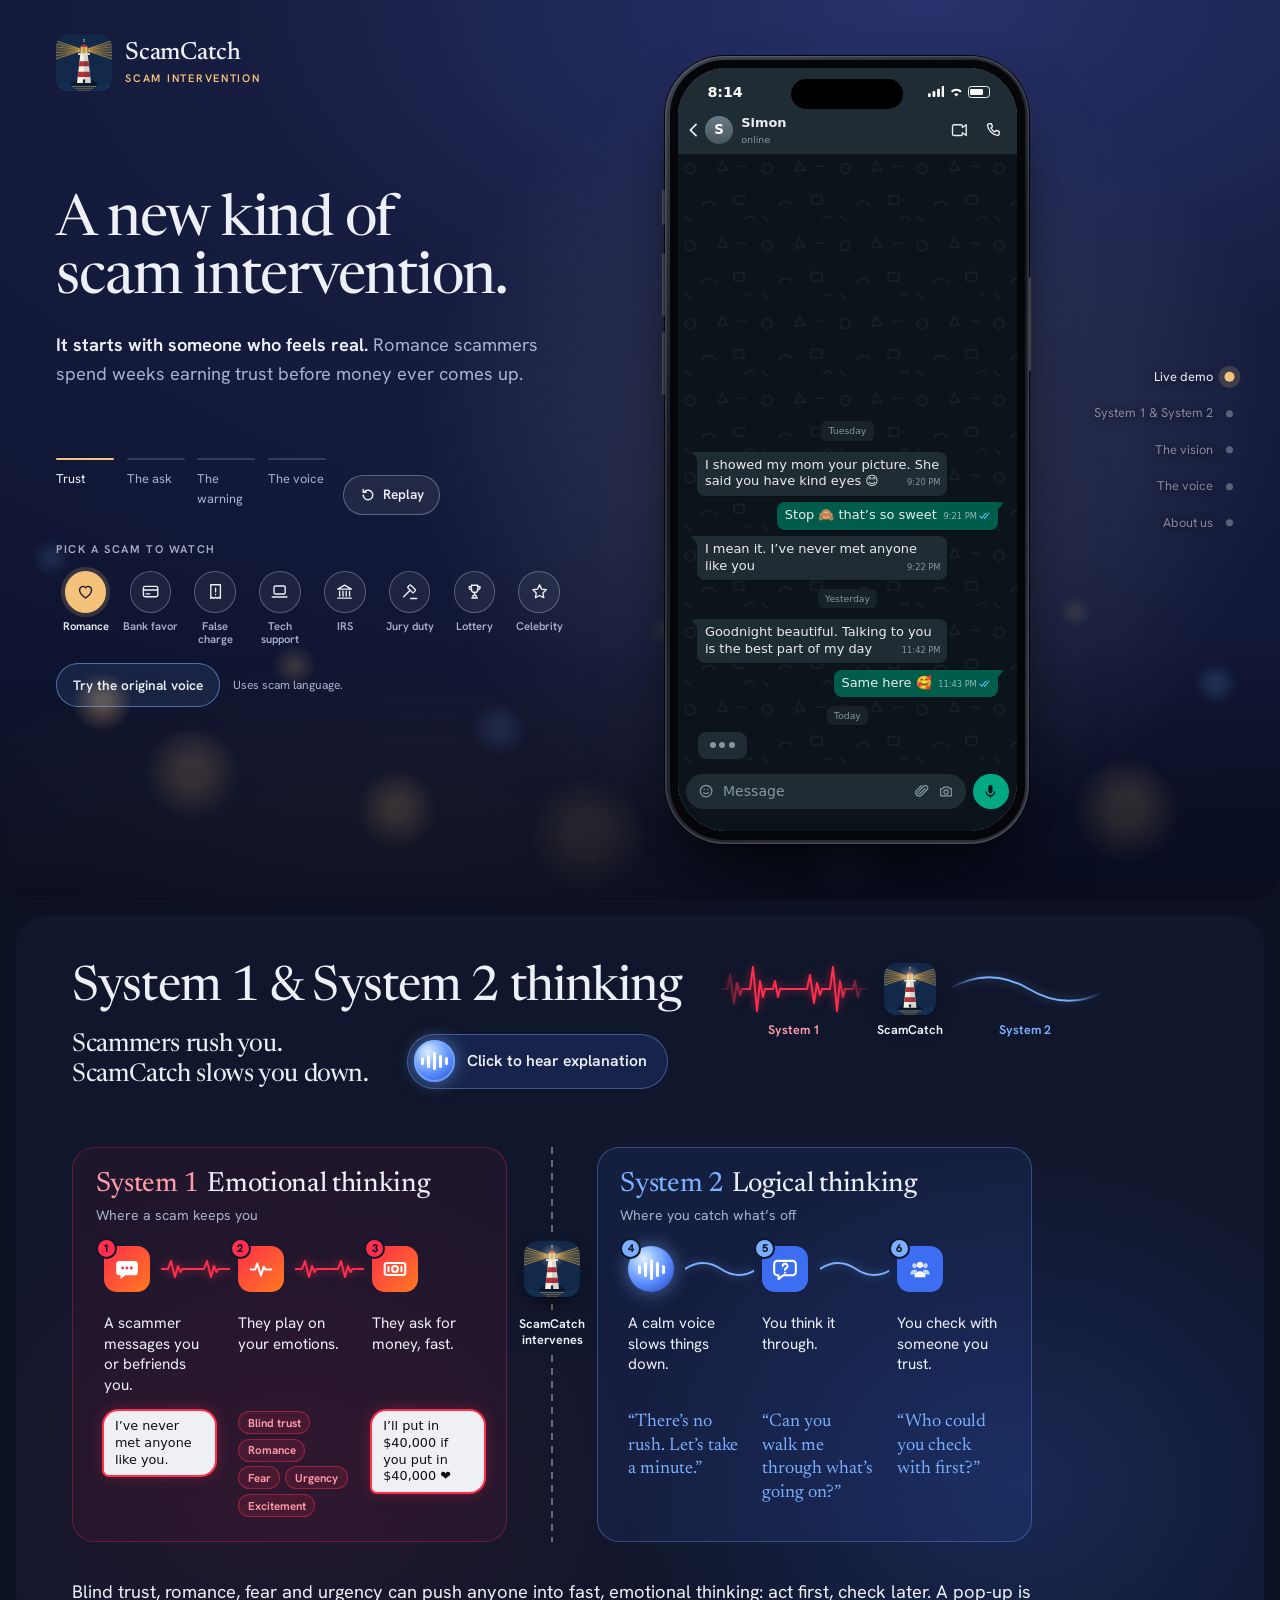
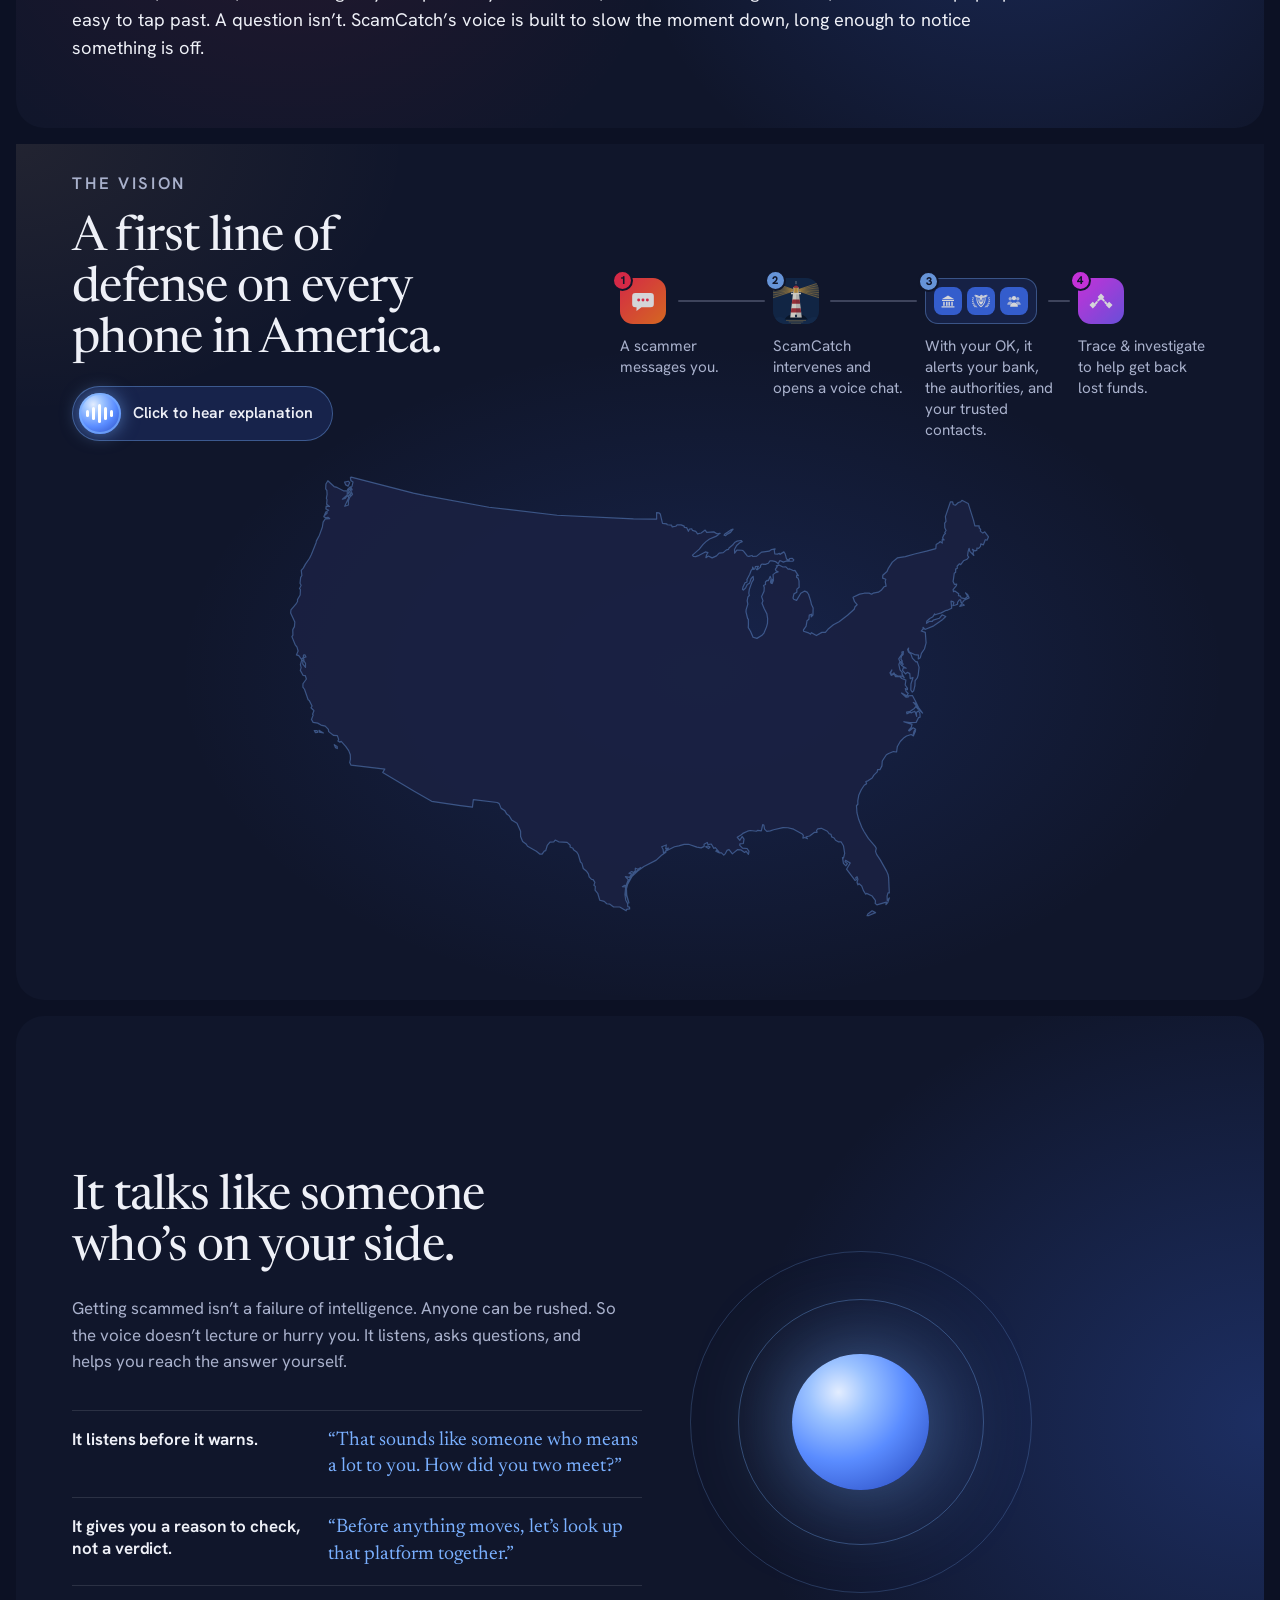
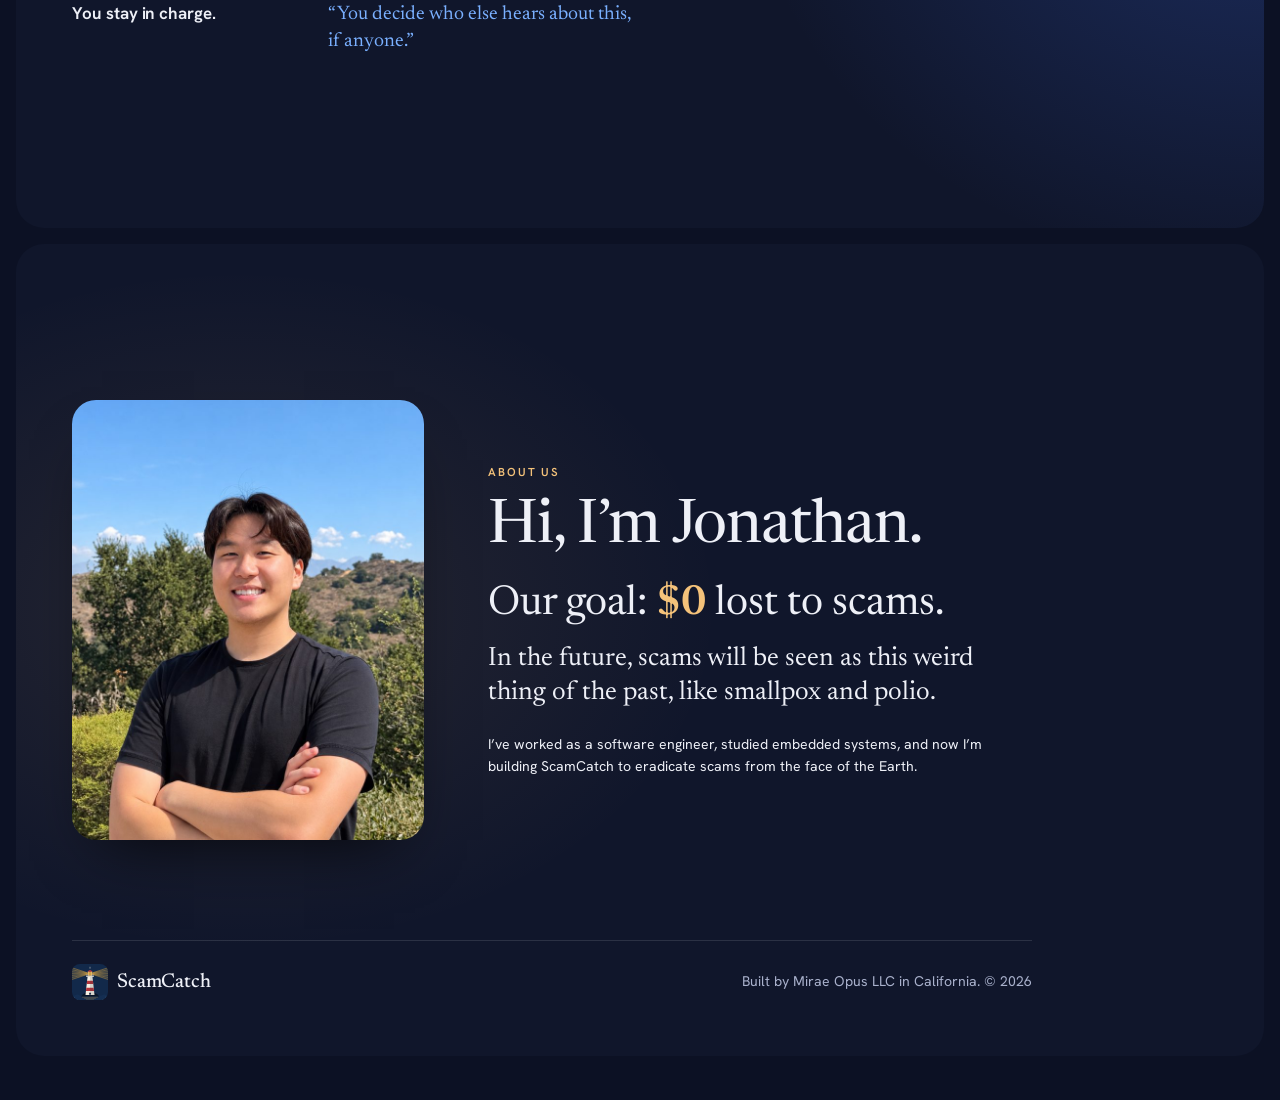
<file: website/scamcatch/public/index.html>
<!doctype html>
<html lang="en">
<head>
  <meta charset="utf-8">
  <meta name="viewport" content="width=device-width, initial-scale=1, viewport-fit=cover">
  <meta name="theme-color" content="#0c1124">
  <meta name="description" content="ScamCatch notices a scam on your phone and calls you with a live AI voice that helps you step back before money moves.">
  <meta property="og:type" content="website">
  <meta property="og:title" content="ScamCatch: the voice that speaks up before you send">
  <meta property="og:description" content="Watch ScamCatch catch a romance scam in a chat, then talk to the live voice yourself.">
  <title>ScamCatch: the voice that speaks up before you send</title>
  <link rel="icon" href="favicon.svg?v=2" type="image/svg+xml">
  <link rel="preload" href="fonts/newsreader.woff2" as="font" type="font/woff2" crossorigin>
  <link rel="preload" href="fonts/hanken-grotesk.woff2" as="font" type="font/woff2" crossorigin>
  <link rel="stylesheet" href="styles.css">
</head>
<body>
  <a class="skip-link" href="#why">Skip the demo</a>

  <nav class="index" aria-label="Page sections">
    <ol>
      <li><a href="#demo" aria-current="true"><span class="label">Live demo</span><span class="dot" aria-hidden="true"></span></a></li>
      <li><a href="#why"><span class="label">System 1 &amp; System 2</span><span class="dot" aria-hidden="true"></span></a></li>
      <li><a href="#vision"><span class="label">The vision</span><span class="dot" aria-hidden="true"></span></a></li>
      <li><a href="#voice"><span class="label">The voice</span><span class="dot" aria-hidden="true"></span></a></li>
      <li><a href="#about"><span class="label">About us</span><span class="dot" aria-hidden="true"></span></a></li>
    </ol>
  </nav>

  <main class="reel">

    <!-- Stage 1: the live demo -->
    <section class="stage" id="demo" aria-labelledby="demo-title">
      <div class="card card-demo" data-phase="trust">
        <div class="night" aria-hidden="true"><span class="glow"></span></div>

        <header class="brand-bar">
          <a class="brand brand-top" href="#demo" aria-label="ScamCatch home">
            <img class="brand-logo" src="logo.svg" alt="" width="56" height="56">
            <span class="brand-words"><span>ScamCatch</span><span class="brand-tag">Scam intervention</span></span>
          </a>
        </header>

        <div class="demo-copy">
          <h1 id="demo-title" class="hero-title">A new kind of <span class="hero-keep">scam intervention.</span></h1>
          <div class="story" aria-live="polite">
            <p class="story-line" data-for="trust"><span class="story-head">It starts with someone who feels real.</span> <span class="story-sub">Romance scammers spend weeks earning trust before money ever comes up.</span></p>
            <p class="story-line" data-for="ask"><span class="story-head">Then comes the ask.</span> <span class="story-sub">Often it’s crypto, through a “friend” who’s doing really well. And they’ll match whatever you put in.</span></p>
            <p class="story-line" data-for="warn"><span class="story-head">ScamCatch catches it on screen.</span> <span class="story-sub">With your permission, the app reads the chat and flags the pattern the moment it shows up.</span></p>
            <p class="story-line" data-for="voice"><span class="story-head">Then it slows things down.</span> <span class="story-sub">A live AI voice gives you a moment to think it through, kindly. Tap the phone and it starts talking to you.</span></p>
          </div>

          <div class="progress-row">
            <ol class="tracker" aria-label="Demo progress">
              <li data-for="trust"><span class="bar"><i></i></span>Trust</li>
              <li data-for="ask"><span class="bar"><i></i></span>The ask</li>
              <li data-for="warn"><span class="bar"><i></i></span>The warning</li>
              <li data-for="voice"><span class="bar"><i></i></span>The voice</li>
            </ol>
            <button class="replay" type="button" data-action="replay">
              <svg viewBox="0 0 20 20" aria-hidden="true"><path d="M4 10a6 6 0 1 0 2-4.5M4 3v3.5h3.5" fill="none" stroke="currentColor" stroke-width="1.8" stroke-linecap="round" stroke-linejoin="round"/></svg>
              Replay
            </button>
          </div>

          <div class="scams" role="group" aria-labelledby="scams-label">
            <p class="scams-label" id="scams-label">Pick a scam to watch</p>
            <div class="scam-list">
              <button class="scam" type="button" data-action="scenario" data-scenario="romance" aria-pressed="true">
                <span class="scam-icon" aria-hidden="true"><svg viewBox="0 0 24 24"><path d="M12 20s-7.5-4.6-7.5-10.2A4.2 4.2 0 0 1 12 7.2a4.2 4.2 0 0 1 7.5 2.6C19.5 15.4 12 20 12 20Z"/></svg></span>
                <span class="scam-name">Romance</span>
              </button>
              <button class="scam" type="button" data-action="scenario" data-scenario="bank-favor" aria-pressed="false">
                <span class="scam-icon" aria-hidden="true"><svg viewBox="0 0 24 24"><rect x="3" y="5.5" width="18" height="13" rx="2.2"/><path d="M3 10h18M6.5 14.8h4.5"/></svg></span>
                <span class="scam-name">Bank favor</span>
              </button>
              <button class="scam" type="button" data-action="scenario" data-scenario="false-charge" aria-pressed="false">
                <span class="scam-icon" aria-hidden="true"><svg viewBox="0 0 24 24"><path d="M6 3.5h12v17l-2-1.4-2 1.4-2-1.4-2 1.4-2-1.4-2 1.4Z"/><path d="M12 7.6v4.8M12 15.4v.3"/></svg></span>
                <span class="scam-name">False charge</span>
              </button>
              <button class="scam" type="button" data-action="scenario" data-scenario="tech-support" aria-pressed="false">
                <span class="scam-icon" aria-hidden="true"><svg viewBox="0 0 24 24"><rect x="5" y="5" width="14" height="10" rx="1.6"/><path d="M2.8 18.8h18.4"/></svg></span>
                <span class="scam-name">Tech support</span>
              </button>
              <button class="scam" type="button" data-action="scenario" data-scenario="irs" aria-pressed="false">
                <span class="scam-icon" aria-hidden="true"><svg viewBox="0 0 24 24"><path d="M3.5 9 12 4l8.5 5Z"/><path d="M5.8 11.5v6M10 11.5v6M14 11.5v6M18.2 11.5v6M3.5 20.2h17"/></svg></span>
                <span class="scam-name">IRS</span>
              </button>
              <button class="scam" type="button" data-action="scenario" data-scenario="jury-duty" aria-pressed="false">
                <span class="scam-icon" aria-hidden="true"><svg viewBox="0 0 24 24"><rect x="12" y="3.5" width="5" height="10" rx="1.2" transform="rotate(-45 14.5 8.5)"/><path d="M12.7 10.3 4.6 18.4M13.4 20.6h7.4"/></svg></span>
                <span class="scam-name">Jury duty</span>
              </button>
              <button class="scam" type="button" data-action="scenario" data-scenario="lottery" aria-pressed="false">
                <span class="scam-icon" aria-hidden="true"><svg viewBox="0 0 24 24"><path d="M8 4h8v5.2a4 4 0 0 1-8 0Z"/><path d="M8 5.8H5.2a3.2 3.2 0 0 0 3.2 4M16 5.8h2.8a3.2 3.2 0 0 1-3.2 4M12 13.2v3.6M8.6 20h6.8M10 16.8h4V20h-4Z"/></svg></span>
                <span class="scam-name">Lottery</span>
              </button>
              <button class="scam" type="button" data-action="scenario" data-scenario="celebrity" aria-pressed="false">
                <span class="scam-icon" aria-hidden="true"><svg viewBox="0 0 24 24"><path d="m12 3.6 2.6 5.3 5.8.8-4.2 4.1 1 5.8L12 16.9l-5.2 2.7 1-5.8-4.2-4.1 5.8-.8Z"/></svg></span>
                <span class="scam-name">Celebrity</span>
              </button>
            </div>
          </div>
          <div class="original-voice">
            <button class="original-voice-button" type="button" data-action="talk-original" aria-describedby="original-voice-help">Try the original voice</button>
            <p id="original-voice-help">Uses scam language.</p>
          </div>
        </div>

        <div class="stagefloor">
          <div class="start-cue" aria-hidden="true">
            <span class="start-cue-label">Click here to start<br>the AI voice</span>
            <svg class="start-cue-arrow" viewBox="0 0 96 24"><path d="M3 12h84" fill="none" stroke="currentColor" stroke-width="3.2" stroke-linecap="round"/><path d="M76 3l11 9-11 9" fill="none" stroke="currentColor" stroke-width="3.2" stroke-linecap="round" stroke-linejoin="round"/></svg>
          </div>

          <div class="phone" aria-label="Animated phone showing a chat, a ScamCatch scam warning, and a live voice call">
            <span class="btn-side btn-action" aria-hidden="true"></span>
            <span class="btn-side btn-vol-up" aria-hidden="true"></span>
            <span class="btn-side btn-vol-down" aria-hidden="true"></span>
            <span class="btn-side btn-power" aria-hidden="true"></span>
            <div class="screen">
              <div class="ui">
                <div class="statusbar" aria-hidden="true">
                  <span class="clock">8:14</span>
                  <span class="island"></span>
                  <span class="sys">
                    <svg viewBox="0 0 18 12"><rect x="0" y="8" width="3" height="4" rx="1"/><rect x="5" y="5.5" width="3" height="6.5" rx="1"/><rect x="10" y="3" width="3" height="9" rx="1"/><rect x="15" y="0" width="3" height="12" rx="1"/></svg>
                    <svg viewBox="0 0 16 12"><path d="M8 11.5 5.6 9a3.4 3.4 0 0 1 4.8 0Zm-4.3-4.4L2 5.4a8.5 8.5 0 0 1 12 0l-1.7 1.7a6 6 0 0 0-8.6 0Z"/></svg>
                    <span class="battery"><i></i></span>
                  </span>
                </div>

                <!-- Chat app (iMessage-style look, without Apple's name or logo) -->
                <div class="chat" aria-hidden="true">
                  <div class="chat-head">
                    <svg class="back" viewBox="0 0 12 20"><path d="M10 2 2 10l8 8" fill="none" stroke="currentColor" stroke-width="2.4" stroke-linecap="round" stroke-linejoin="round"/></svg>
                    <span class="who"><span class="avatar">S</span><b>Simon <i>›</i></b></span>
                    <svg class="head-icon" viewBox="0 0 24 24"><path d="M15 8.5V7a2 2 0 0 0-2-2H4a2 2 0 0 0-2 2v10a2 2 0 0 0 2 2h9a2 2 0 0 0 2-2v-1.5l5 3.5V5Z" fill="none" stroke="currentColor" stroke-width="1.7" stroke-linejoin="round"/></svg>
                  </div>
                  <div class="thread">
                    <p class="stamp"><b>Tuesday</b> 9:20 PM</p>
                    <p class="msg them">I showed my mom your picture. She said you have kind eyes 😊</p>
                    <p class="msg me">Stop 🙈 that’s so sweet</p>
                    <p class="msg them">I mean it. I’ve never met anyone like you</p>
                    <p class="stamp"><b>Yesterday</b> 11:42 PM</p>
                    <p class="msg them">Goodnight beautiful. Talking to you is the best part of my day</p>
                    <p class="msg me">Same here 🥰</p>
                    <p class="receipt"><b>Read</b> 11:43 PM</p>
                    <p class="stamp"><b>Today</b> 8:13 AM</p>
                    <p class="msg them" data-step="1">Morning ☀️ I couldn’t stop thinking about you</p>
                    <p class="msg them" data-step="2">My friend’s asking us to invest in his Monero fund. He’s made a fortune with it 🚀</p>
                    <p class="msg them flagged" data-step="3">I’ll put in $40,000 if you put in $40,000. Let’s build our future together ❤️</p>
                    <p class="typing"><span></span><span></span><span></span></p>
                  </div>
                  <div class="composer">
                    <span class="plus"><svg viewBox="0 0 24 24"><path d="M12 5v14M5 12h14" fill="none" stroke="currentColor" stroke-width="2.2" stroke-linecap="round"/></svg></span>
                    <span class="field"><span class="placeholder">iMessage</span><svg viewBox="0 0 24 24"><path d="M12 15a3 3 0 0 0 3-3V6a3 3 0 0 0-6 0v6a3 3 0 0 0 3 3Zm5-3a5 5 0 0 1-10 0H5a7 7 0 0 0 6 6.9V21h2v-2.1a7 7 0 0 0 6-6.9Z" fill="currentColor"/></svg></span>
                  </div>
                </div>

                <!-- ScamCatch warning notification -->
                <div class="alert" aria-hidden="true">
                  <div class="alert-top">
                    <img class="app-icon" src="logo.svg" alt="" width="34" height="34">
                    <span class="app-name">ScamCatch</span><span class="when">now</span>
                  </div>
                  <b>Hold on. This looks like a scam.</b>
                  <span>Simon wants you to match his $40,000 in a Monero investment. Someone you met online asking you to invest is a classic romance scam.</span>
                </div>

                <!-- ScamCatch voice sheet -->
                <div class="sheet">
                  <p class="sheet-title"><b>ScamCatch</b><span class="sheet-sub">wants to talk with you about this chat</span><span class="call-status" aria-live="polite"></span></p>
                  <p class="sheet-quote" aria-hidden="true"><span>Simon</span>I’ll put in $40,000 if you put in $40,000. Let’s build our future together ❤️</p>
                  <button class="orb-button" type="button" data-action="talk" aria-label="Tap here to talk to the ScamCatch voice">
                    <svg class="ring-text" viewBox="0 0 200 200" aria-hidden="true">
                      <defs><path id="ring" d="M100 100m-86 0a86 86 0 1 1 172 0a86 86 0 1 1-172 0"/></defs>
                      <text><textPath href="#ring" textLength="530">tap here to talk · tap here to talk · tap here to talk ·</textPath></text>
                    </svg>
                    <span class="orb" aria-hidden="true"><span class="orb-core"></span><span class="wave"><i></i><i></i><i></i><i></i><i></i><i></i><i></i></span><svg class="orb-mic" viewBox="0 0 24 24"><path d="M12 14.5a3.5 3.5 0 0 0 3.5-3.5V6a3.5 3.5 0 1 0-7 0v5a3.5 3.5 0 0 0 3.5 3.5Zm6.5-3.5a6.5 6.5 0 0 1-13 0H3.5a8.5 8.5 0 0 0 7.5 8.44V22h2v-2.56A8.5 8.5 0 0 0 20.5 11Z"/></svg></span>
                  </button>
                  <div class="call-controls">
                    <p class="your-turn" role="status"><svg viewBox="0 0 24 24" aria-hidden="true"><path d="M12 14.5a3.5 3.5 0 0 0 3.5-3.5V6a3.5 3.5 0 1 0-7 0v5a3.5 3.5 0 0 0 3.5 3.5Zm6.5-3.5a6.5 6.5 0 0 1-13 0H3.5a8.5 8.5 0 0 0 7.5 8.44V22h2v-2.56A8.5 8.5 0 0 0 20.5 11Z"/></svg><span class="your-turn-text"><b>Your turn. Talk back!</b><span>Just speak, like a phone call. ScamCatch is listening.</span></span></p>
                    <p class="caption">ScamCatch will start talking.</p>
                    <button class="end-call" type="button" data-action="end" aria-label="End the call">
                      <svg viewBox="0 0 24 24" aria-hidden="true"><path d="M12 9c-1.6 0-3.15.25-4.6.72v3.1c0 .4-.23.74-.56.9-.98.49-1.87 1.1-2.66 1.85a1 1 0 0 1-1.4-.02L.29 13.06a1 1 0 0 1 0-1.41C3.34 8.76 7.46 7 12 7s8.66 1.76 11.71 4.65a1 1 0 0 1 0 1.41l-2.48 2.49a1 1 0 0 1-1.4.02 11.3 11.3 0 0 0-2.67-1.85 1 1 0 0 1-.56-.9v-3.1A15 15 0 0 0 12 9Z" fill="currentColor"/></svg>
                    </button>
                  </div>
                </div>
              </div>
            </div>
          </div>
        </div>
      </div>
    </section>

    <!-- Stage 2: System 1 & System 2. A scam keeps you in emotional thinking (System 1); at the line ScamCatch intervenes and the voice brings in logical thinking (System 2). -->
    <section class="stage" id="why" aria-labelledby="why-title">
      <div class="card card-why">
        <div class="why-top">
          <h2 id="why-title" class="why-title">System 1 &amp; System 2 thinking</h2>
          <div class="why-sub">
          <p class="why-line"><span>Scammers rush you.</span> <span>ScamCatch slows you down.</span></p>
          <div class="explain why-explain" data-page="why">
            <button class="explain-start" type="button" data-action="explain">
              <span class="explain-orb" aria-hidden="true"><span class="explain-bars"><i></i><i></i><i></i><i></i><i></i></span><svg class="explain-mic" viewBox="0 0 24 24"><path d="M12 14.5a3.5 3.5 0 0 0 3.5-3.5V6a3.5 3.5 0 1 0-7 0v5a3.5 3.5 0 0 0 3.5 3.5Zm6.5-3.5a6.5 6.5 0 0 1-13 0H3.5a8.5 8.5 0 0 0 7.5 8.44V22h2v-2.56A8.5 8.5 0 0 0 20.5 11Z"/></svg></span>
              <span class="explain-label">Click to hear explanation</span>
            </button>
            <div class="explain-call">
              <p class="explain-status" aria-live="polite"></p>
              <p class="explain-caption"></p>
              <p class="explain-turn">Your turn. Ask a question!</p>
            </div>
            <button class="explain-end" type="button" data-action="explain-end" aria-label="End the explanation">
              <svg viewBox="0 0 24 24" aria-hidden="true"><path d="M12 9c-1.6 0-3.15.25-4.6.72v3.1c0 .4-.23.74-.56.9-.98.49-1.87 1.1-2.66 1.85a1 1 0 0 1-1.4-.02L.29 13.06a1 1 0 0 1 0-1.41C3.34 8.76 7.46 7 12 7s8.66 1.76 11.71 4.65a1 1 0 0 1 0 1.41l-2.48 2.49a1 1 0 0 1-1.4.02 11.3 11.3 0 0 0-2.67-1.85 1 1 0 0 1-.56-.9v-3.1A15 15 0 0 0 12 9Z" fill="currentColor"/></svg>
            </button>
          </div>
          </div>
          <div class="why-emblem" aria-hidden="true">
            <span class="emblem-part emblem-fast"><span class="emblem-line"></span><small>System 1</small></span>
            <span class="emblem-part emblem-catch"><span class="beacon"><img src="logo.svg" alt="" width="52" height="52"></span><small>ScamCatch</small></span>
            <span class="emblem-part emblem-slow"><span class="emblem-line"></span><small>System 2</small></span>
          </div>
        </div>

        <div class="tempo">
          <div class="tempo-zone tempo-fast">
            <p class="tempo-head"><b><span class="tempo-sys">System 1</span> <span class="tempo-mode">Emotional thinking</span></b>Where a scam keeps you</p>
            <ol class="timeline timeline-tempo" aria-label="Emotional thinking, where a scam keeps you">
              <li data-step="message">
                <div class="timeline-mark"><span class="timeline-icon" aria-hidden="true"><svg viewBox="0 0 24 24"><path d="M5 4.5h14a3 3 0 0 1 3 3v7.2a3 3 0 0 1-3 3h-8.4L6 21.3v-3.6H5a3 3 0 0 1-3-3V7.5a3 3 0 0 1 3-3Z"/><circle cx="8" cy="11.1" r="1.35"/><circle cx="12" cy="11.1" r="1.35"/><circle cx="16" cy="11.1" r="1.35"/></svg><b class="timeline-num">1</b></span></div>
                <p>A scammer messages you or befriends you.</p>
                <span class="tempo-bubble">I’ve never met anyone like you.</span>
              </li>
              <li data-step="emotions">
                <div class="timeline-mark"><span class="timeline-icon" aria-hidden="true"><svg class="tempo-stroke" viewBox="0 0 24 24"><path d="M2.5 12.5h4l2-5.5 3.5 11 2.5-8 1.5 2.5h5.5"/></svg><b class="timeline-num">2</b></span></div>
                <p>They play on your emotions.</p>
                <span class="tempo-tags"><span>Blind trust</span> <span>Romance</span> <span>Fear</span> <span>Urgency</span> <span>Excitement</span></span>
              </li>
              <li data-step="ask">
                <div class="timeline-mark"><span class="timeline-icon" aria-hidden="true"><svg class="tempo-stroke" viewBox="0 0 24 24"><rect x="2.5" y="6.5" width="19" height="11" rx="2"/><circle cx="12" cy="12" r="2.7"/><path d="M6 10v4M18 10v4"/></svg><b class="timeline-num">3</b></span></div>
                <p>They ask for money, fast.</p>
                <span class="tempo-bubble">I’ll put in $40,000 if you put in $40,000 ❤️</span>
              </li>
            </ol>
          </div>

          <div class="tempo-divide" data-step="catch">
            <span class="beacon"><img src="logo.svg" alt="" width="56" height="56"></span>
            <p>ScamCatch intervenes</p>
          </div>

          <div class="tempo-zone tempo-slow">
            <p class="tempo-head"><b><span class="tempo-sys">System 2</span> <span class="tempo-mode">Logical thinking</span></b>Where you catch what’s off</p>
            <ol class="timeline timeline-tempo" start="4" aria-label="Logical thinking, where you catch what’s off">
              <li data-step="calm">
                <div class="timeline-mark"><span class="timeline-icon tempo-voice" aria-hidden="true"><i></i><i></i><i></i><i></i><i></i><b class="timeline-num">4</b></span></div>
                <p>A calm voice slows things down.</p>
                <q>There’s no rush. Let’s take a minute.</q>
              </li>
              <li data-step="think">
                <div class="timeline-mark"><span class="timeline-icon" aria-hidden="true"><svg class="tempo-stroke" viewBox="0 0 24 24"><path d="M5 4.5h14a3 3 0 0 1 3 3v7.2a3 3 0 0 1-3 3h-8.4L6 21.3v-3.6H5a3 3 0 0 1-3-3V7.5a3 3 0 0 1 3-3Z"/><path d="M9.9 9.3a2.2 2.2 0 1 1 3 2c-.6.3-.9.8-.9 1.4v.2M12 15.4v.1"/></svg><b class="timeline-num">5</b></span></div>
                <p>You think it through.</p>
                <q>Can you walk me through what’s going on?</q>
              </li>
              <li data-step="check">
                <div class="timeline-mark"><span class="timeline-icon" aria-hidden="true"><svg viewBox="0 0 24 24"><circle cx="7" cy="9" r="2.2" opacity=".7"/><circle cx="17" cy="9" r="2.2" opacity=".7"/><path d="M3 17c0-2.6 1.8-4.3 4-4.3 1 0 1.9.3 2.6.9-.9 1-1.4 2.2-1.6 3.4Zm18 0c0-2.6-1.8-4.3-4-4.3-1 0-1.9.3-2.6.9.9 1 1.4 2.2 1.6 3.4Z" opacity=".7"/><circle cx="12" cy="8.2" r="2.8"/><path d="M6.8 19.5c0-3.3 2.3-5.5 5.2-5.5s5.2 2.2 5.2 5.5Z"/></svg><b class="timeline-num">6</b></span></div>
                <p>You check with someone you trust.</p>
                <q>Who could you check with first?</q>
              </li>
            </ol>
          </div>
        </div>


        <p class="why-lede">Blind trust, romance, fear and urgency can push anyone into fast, emotional thinking: act first, check later. A pop-up is easy to tap past. A question isn’t. ScamCatch’s voice is built to slow the moment down, long enough to notice something is off.</p>
      </div>
    </section>

    <!-- Stage 3: the vision -->
    <section class="stage" id="vision" aria-labelledby="vision-title">
      <div class="card card-vision">
        <div class="stage-head vision-head">
          <div>
            <p class="eyebrow">The vision</p>
            <h2 id="vision-title">A first line of defense on every phone in America.</h2>
            <div class="explain vision-explain" data-page="vision">
              <button class="explain-start" type="button" data-action="explain">
                <span class="explain-orb" aria-hidden="true"><span class="explain-bars"><i></i><i></i><i></i><i></i><i></i></span><svg class="explain-mic" viewBox="0 0 24 24"><path d="M12 14.5a3.5 3.5 0 0 0 3.5-3.5V6a3.5 3.5 0 1 0-7 0v5a3.5 3.5 0 0 0 3.5 3.5Zm6.5-3.5a6.5 6.5 0 0 1-13 0H3.5a8.5 8.5 0 0 0 7.5 8.44V22h2v-2.56A8.5 8.5 0 0 0 20.5 11Z"/></svg></span>
                <span class="explain-label">Click to hear explanation</span>
              </button>
              <div class="explain-call">
                <p class="explain-status" aria-live="polite"></p>
                <p class="explain-caption"></p>
                <p class="explain-turn">Your turn. Ask a question!</p>
              </div>
              <button class="explain-end" type="button" data-action="explain-end" aria-label="End the explanation">
                <svg viewBox="0 0 24 24" aria-hidden="true"><path d="M12 9c-1.6 0-3.15.25-4.6.72v3.1c0 .4-.23.74-.56.9-.98.49-1.87 1.1-2.66 1.85a1 1 0 0 1-1.4-.02L.29 13.06a1 1 0 0 1 0-1.41C3.34 8.76 7.46 7 12 7s8.66 1.76 11.71 4.65a1 1 0 0 1 0 1.41l-2.48 2.49a1 1 0 0 1-1.4.02 11.3 11.3 0 0 0-2.67-1.85 1 1 0 0 1-.56-.9v-3.1A15 15 0 0 0 12 9Z" fill="currentColor"/></svg>
              </button>
            </div>
          </div>
          <ol class="timeline" aria-label="What ScamCatch will do when a scam reaches a phone">
            <li data-step="scam">
              <div class="timeline-mark"><span class="timeline-icon" aria-hidden="true"><svg viewBox="0 0 24 24"><path d="M5 4.5h14a3 3 0 0 1 3 3v7.2a3 3 0 0 1-3 3h-8.4L6 21.3v-3.6H5a3 3 0 0 1-3-3V7.5a3 3 0 0 1 3-3Z"/><circle cx="8" cy="11.1" r="1.35"/><circle cx="12" cy="11.1" r="1.35"/><circle cx="16" cy="11.1" r="1.35"/></svg><b class="timeline-num">1</b></span></div>
              <p>A scammer messages you.</p>
            </li>
            <li data-step="caught">
              <div class="timeline-mark"><span class="timeline-icon" aria-hidden="true"><img src="logo.svg" alt="" width="46" height="46"><b class="timeline-num">2</b></span></div>
              <p>ScamCatch intervenes and opens a voice chat.</p>
            </li>
            <li data-step="shared">
              <div class="timeline-mark"><span class="timeline-icon timeline-trio" aria-hidden="true"><b class="timeline-num">3</b></span></div>
              <p>With your OK, it alerts your bank, the authorities, and your trusted contacts.</p>
            </li>
            <li data-step="traced">
              <div class="timeline-mark"><span class="timeline-icon timeline-trace" aria-hidden="true"><svg viewBox="0 0 24 24"><path d="M7.4 14.2 10.6 10.4M13.4 10.4 16.6 14.2" fill="none" stroke="currentColor" stroke-width="1.7" stroke-linecap="round" stroke-dasharray="1.6 1.9"/><path d="M5 12.6 7.9 15.5 5 18.4 2.1 15.5ZM12 5.6 14.9 8.5 12 11.4 9.1 8.5ZM19 12.6 21.9 15.5 19 18.4 16.1 15.5Z"/></svg><b class="timeline-num">4</b></span></div>
              <p>Trace &amp; investigate to help get back lost funds.</p>
            </li>
          </ol>
        </div>
        <div class="vision-map">
          <div class="vision-frame" role="img" aria-label="Map of the continental United States with people on their phones. One at a time, a scam from overseas lands on a phone and turns it red. ScamCatch catches it and warns the person. Reports go to a bank, the authorities, and trusted contacts in the middle of the country. Then ScamCatch traces the scammer's crypto through three wallets and investigates, to help get the money back.">
            <svg class="us-map" viewBox="0 0 960 610" preserveAspectRatio="xMidYMid meet" aria-hidden="true">
              <!-- Lower 48 outline from us-atlas states-10m (U.S. Census Bureau), Albers projection -->
              <path class="us-land" d="M776.6,463.7L779,472.8L783.3,483.6L786.2,489.1L792.1,498.5L801.4,509.3L802.9,512L801.9,516.1L803.4,520.3L808.4,527.8L817,543.1L819.1,547.9L819.8,552.4L820.7,572.9L818.9,572.7L817.7,577.3L817.9,583L820.8,579.6L818.6,586L816.1,588.8L816.7,585.4L803.7,589.2L801.4,587.1L801.8,583.4L797.3,577.1L789.7,573.4L788.5,574.6L785.4,569.7L783,563.3L779.5,560.4L777.8,561.7L776.6,558.3L777.8,554.3L776.8,550.8L774.9,552.1L775.9,554.9L773.9,555.8L762.3,540.5L767.4,531.9L760.9,528.4L760.4,530.3L763.6,532.9L761.4,535.9L758.1,532.6L756.8,524.6L758.2,525.1L759.8,518.9L758.1,508.4L755,503.3L751,503.1L747.3,501L745.4,497.9L742,496.4L741.2,493L738.6,492.1L736.2,488.7L727.9,484.7L723.1,485.4L721.4,487.7L722.2,490.1L718.3,490.3L712,495.2L707.2,496.2L709.1,498.9L705.3,497.2L702.8,498L703.4,494.4L702,492.5L690.1,485.9L682.3,483.9L675.7,483.8L662.8,486.7L658.4,488.1L653.6,488.9L650.5,485.8L649.5,480.1L648,479.6L646.1,488.2L640.9,487.5L639.5,488.7L631,487.7L627.3,488.6L620.9,491.6L618.9,493.5L613.3,497L616.8,501L619.9,495.8L622.5,499.5L621.6,505.4L616.9,506L616.7,507.9L620.5,511.7L626.7,512.2L629.3,516.2L628.5,520.3L625.4,516.1L623.3,517.6L618,514.1L613.9,513.7L606.6,519.6L602.1,513.8L599.2,514.8L597.1,519.2L594.9,521.2L591.7,518.2L589,518.2L584,515.9L585.3,514.4L588.4,516.7L583.3,511L581.3,512.1L577.8,506.1L573.2,507L572.4,504L568,506.4L568.2,509.3L564,511.4L558.1,510.4L546.8,506.5L540.8,506.7L533.6,508.7L527.7,509.8L514.8,516.3L519.5,511.7L515.6,512.8L516.5,507.4L510.2,509.8L512.2,513.5L512.6,517.8L515.9,517.2L510,521.5L502.8,528.1L485.9,536.7L477.5,542.9L469.9,550L463.8,560.9L462.1,567.2L462.5,575.4L465.5,586.6L461.6,575.2L461.5,568.1L462.4,562.6L465.1,556.2L471.7,545.8L478,541.5L481.5,540.1L481.2,538.4L477.8,540.6L474.3,539.1L474.1,542.8L471.4,545.1L469.3,543.6L465.7,546.1L469.5,546.9L466.2,551.7L460.7,550.7L464.7,554.8L461.4,563.3L459.8,562.4L456.6,564.4L461.1,564.6L460.1,575L461.1,582.5L463.8,587.4L463.9,591.6L466.3,592.2L466.5,594.7L462.2,595.2L461.7,597.2L452.9,592L444.6,591.9L439.1,588L435.2,587.6L431.7,584.4L425.7,582.8L422.9,573.3L419.3,569.1L419.6,563.9L417.7,562.4L419,558.4L416.6,554.8L414.5,554.4L411.2,551L410.2,546.8L407.3,542.9L403.2,539.5L401.4,532.5L399.4,530.7L396.4,520.4L394.1,516.9L389.9,513.9L389.1,511.8L385.2,510.2L385.4,507.8L381.2,503.9L369.7,503.1L364.9,500.7L363,503.1L357.8,503.5L354.1,508.1L352,515.2L350,515.7L347.1,520L343.8,519.8L339.2,515.9L327.2,509.2L325.1,506L320.5,502.7L317.7,495.9L317.7,488.6L312.8,477.8L305.5,473.2L302.1,467.5L298.9,465.3L295.9,460.3L291.2,457.5L288.5,451L285.8,449.5L253.3,445.6L252,455.9L235.6,453.8L196.4,447.9L173.1,434.5L129.6,408.6L132.4,403.9L103.7,400.5L86.2,398.4L84.6,394.8L85.6,390.2L85.4,384.3L83.2,378.7L79.1,372.8L73,366.1L71.2,367.1L68.5,365.6L69.5,363.4L67.7,358.3L62.7,358L55.9,352.8L55.5,349.8L51.2,345.3L45.4,343.9L40.9,341.2L34.7,340.2L32.4,336.3L34.7,330.3L33.9,329L35.8,324.2L31.8,320.2L33.2,317.8L29.3,310.2L27.9,309.3L22.9,295L20.7,292.1L20.8,287.5L25.5,281L23.9,276.3L20.9,276L17.2,269.2L18.3,265.5L17.3,261.4L19,255.6L21,255.4L20.5,260.5L24.3,265L24.3,259.6L22.2,256.4L21.6,251.9L25,250.9L23.4,248.1L21.5,248.3L21.5,251.3L19,254.6L15.1,249.2L11.9,248.1L14.2,242.8L12.7,237.5L10.1,234L5.7,223.2L7.1,221.2L6.9,213.7L9.2,209.6L9.7,203.2L4,191L4.4,186.8L11.1,179L13.4,175.3L13.4,172.5L17,166.4L17.4,159.2L16.1,157.8L18.3,153.2L16.8,150.5L17.7,142.3L19.3,139.8L18.5,132.9L21.2,129.8L24.2,124.3L29.8,116.3L32.3,111.2L38.7,95.1L39.2,92.6L43.3,84.8L47.3,73.6L48.3,67.1L51.2,62.6L57.2,62.2L54.8,60.5L52.1,61.2L49.2,59.6L52.1,53L50.9,57.5L53.8,54.6L53.4,52.1L55.9,50.9L52.1,49L52.5,45.3L57,45.7L53.1,42.7L53.6,36.5L52.8,34.6L53.7,29.1L53.4,23.8L51.8,21.6L52.1,15.1L54.8,10.5L63.3,18.5L67.4,19.7L76.7,24.5L81.3,24.4L81.3,30L74.6,35.7L78.4,34.7L80.2,32.2L83.3,30.6L83,34.3L77.8,45.4L82.8,43.7L82.7,38.3L84.6,33.3L88.4,29.1L85.4,23L87.9,22.9L86.2,18.8L87.7,18.4L89.1,12.2L86.1,10.4L85.6,6.3L86.7,5.6L171.5,27.4L186.2,30.6L274.5,46.7L367.5,57.6L471.6,62.7L503.3,62.8L503.2,54L506.3,54.3L508.3,56L511.3,68.6L517.1,69.4L517.7,70.6L523.7,71L524.4,73.4L529.4,72.6L531.2,70.7L536.7,70.7L540.8,72.4L541.1,74.2L544.2,74.4L546.6,79.5L548.1,76.4L551.3,76.2L552.1,78.3L556.7,79.6L559.1,83L564,81.8L569.5,77.9L571.6,81.1L581.3,80.3L585.5,82.9L590,82.3L584.1,86.5L575.5,90L570.6,93.6L566.7,97.4L561.5,103.9L552.2,112L553.5,113.9L556.6,114.1L561.4,112.3L569.7,107.7L573.3,108.7L571.3,111.9L570.5,115.6L573.8,113.2L579,115.8L585,113L588.5,109.4L594.1,108.6L598.5,104.9L601.3,104.2L602,102.3L606.9,98.3L609.6,94.9L612.7,93L618.6,92.1L620.1,93.6L616.7,95.2L612.4,98.9L609.5,104.4L609.7,109.3L612.7,105.1L619.5,105.4L621.8,106.5L626.9,113.2L629.1,113.8L633.5,112.5L634.4,113.9L639.8,113.4L646.4,107.9L656.7,106.6L660,104.5L664.9,103.6L663.8,105.4L664.4,110.3L668.1,110.7L670.7,109.5L671.4,111L676.9,107.6L678.5,110.1L680.5,117.2L684,119.2L684.5,116.6L688.4,116.4L690.4,118.6L689.2,120.4L680.3,120L676.2,121.6L671.4,119.4L669.1,123.8L665.8,121L660.9,119.8L657.7,120L655.6,123.2L651.7,124.7L647.2,124.2L645.2,125.7L644.9,128.4L640.9,131.8L639.5,131.8L642.1,127.2L638,127.6L637.5,130.7L635.8,131.5L634.3,128.3L633.9,131.4L632.3,132.6L630.3,138.2L626.3,145.6L626.7,146.2L626.3,149L624.1,149.4L621.1,155.4L620.4,159L621.6,159.7L624.6,156.9L626.9,152.1L630.1,150.3L632.2,144L634.9,140.9L635.4,145.5L633.4,148.5L629.8,158.5L629,163.9L629.7,167.1L627.8,169L626.8,174.3L627.7,178.9L625.4,186.3L625.2,189.4L627.4,198.5L628.4,199.6L628.5,206.4L628.3,210.9L631.3,215.9L634.8,224.1L640.1,225.6L646.5,221.8L649.7,218.4L653.2,209.9L654.5,205.1L654.7,198.6L653.6,191.9L650.1,185.2L647,177.6L648.4,174.4L646.5,168.6L649.8,161.4L650.1,156.2L649.2,153.4L651.8,152L651.7,148.7L653.8,146.5L655.8,146.7L658.3,141L659.5,144.1L658.6,148.8L659.7,150.6L661.1,145.2L660.9,150.8L662.6,146.4L662.1,138.6L665.5,135.9L669,134.9L666.1,133.4L665.3,131.2L667.8,127.7L666.5,126.7L670.3,125.6L675.6,128.2L679.6,128.1L682.6,131.1L684.9,130.9L690.3,133.3L691.9,132.9L696.6,140.1L694.4,139.3L694.1,142.3L696.2,143.4L697.5,147.1L697.7,155.8L694.6,158.4L694.5,162.8L690.6,164.9L689.3,170.6L690.3,172.3L694.2,173.7L699.9,164.1L705.3,161.1L708.5,162.5L710.5,165.4L713.5,174.7L714.5,179.5L716.8,184.2L716.5,193.7L714.1,196.1L714.6,192.6L711.5,193.9L711,199.6L708.4,201.6L707.2,209L703.6,214.1L703.7,215.9L710.6,218.1L713.1,219.7L714.5,217.8L721.2,221.7L728.7,217.4L733.5,217.4L737.8,212.4L744.4,207.1L752.2,202.9L763.7,194.1L772.8,185.9L773.9,182.5L776.8,179.7L773.3,175.6L771.2,169.5L780.2,165.2L786.5,164L793.1,163.9L796.5,165.4L798.6,163.9L805.8,162.6L809.6,160.1L813.4,155.2L816.3,154.4L815.1,148.1L815.9,144.9L811.6,143.5L811.8,139.5L817.5,134.3L819.1,130.5L824.8,121.6L831.6,115.9L842.5,114L855.1,110.5L871.4,106.6L884.1,103.1L884.6,97.5L888.9,94.9L889.8,93.6L892.9,95.6L892.8,90.8L895.4,91.2L893.3,88.7L895,84.6L897.2,82.4L896.3,81.2L898.1,78.4L896.3,74.7L896.2,68.4L898,65.9L897.2,59.5L904.1,39.3L907,39.2L908,43L910.8,44L914.9,40.2L917.9,39.4L919.7,37.2L928.3,41.5L935.6,64.7L937.4,72L943.3,72L943.3,74.7L945.3,76.8L944.9,79.3L948.3,82L950.9,80.3L956,87.2L953.9,91.8L951.6,91L949,98.1L945.5,96.7L945.1,100L942.6,102.9L940.2,102.3L940.2,105.2L937.6,106.3L934.1,104.1L935.7,106.7L934.9,109.4L936,112.5L930.5,107L929.6,102.7L928.3,106.5L927.5,112.8L929.1,114.7L926.8,117.6L921.9,119.8L918.1,125.1L916.4,123.8L913.2,127.2L913.5,129.8L911.2,131.1L911.2,135.3L909.3,136.8L908.4,143.3L907.7,148L909.5,151.8L912.6,151.7L912.2,153.7L907.7,159.1L908.3,162L910.1,160.9L915.4,164.7L915,167.2L917.8,167.9L918.7,170.4L924,171.3L927.6,168.1L924.7,163.5L927.5,165.6L929.5,170.3L922.9,173.5L921.1,176L918.5,177L917.9,173L916.3,172.9L913.8,176.4L913.8,178.9L911.1,180.1L907.4,181.1L908.8,176.4L908.1,175.7L904.9,174.8L905.8,184.5L899.9,187.3L898.4,187.2L891.5,190.8L883.1,193.4L882.6,192.2L879.7,196.5L875.9,198.4L871.8,202.3L871.4,205.1L874.9,202.5L879.4,202.4L880.5,200.6L888.9,198.2L892.7,193.4L897.7,195.7L893.6,199.7L881.3,208.5L869.4,213.4L866.9,210.5L866.6,211.3L867.2,212.5L864.2,215.6L869.8,217.4L870.9,231.7L868.6,240.1L864.5,246.1L863,251.9L860.2,253.7L860.5,248.5L855.1,247.7L847.8,244.1L846.7,240.9L846.6,240.3L847.1,238.9L845.7,240.7L846.9,244.3L850.2,247.1L852.1,252.5L857,257.6L858.7,257.3L861.3,265.1L860.1,275.5L858.9,279.4L855.9,283.3L855.6,290.2L853.9,297.2L852,298.8L850,296L850.2,287.8L853,278.9L849.2,280.5L848.6,273.7L845.2,271.9L842.8,274.1L838.7,269.1L839.8,265.6L843.7,266.3L837.3,262.7L839.6,261L838.3,258.4L836.3,261.1L836.7,256.8L838.5,256.7L836.5,254L837.3,249.7L839.5,247.6L839.9,243.5L837.8,244.4L838.2,246.8L833.5,253.5L835.2,257.5L833.7,261.3L835.3,268.7L838.4,272.2L837.9,274L841.1,279.4L838.4,277L831.8,276.6L828.2,274.7L827,272.6L824,275.2L822.3,272.7L824.2,268.7L821.6,272.5L823.2,276L827.4,274.2L829,277.7L835.4,277.9L837.7,280.3L843.3,282.4L842.4,289.2L845.5,293.9L845.4,295.7L842.5,294.1L843.7,298.1L846.5,300.8L844.3,304L837.4,300.2L843.7,305.9L846.7,305.5L846.1,303.9L852.2,303.5L856.4,311.4L860.6,319.9L866.1,327.4L861.6,323.3L857.3,314.4L853.4,313L856.2,315.8L859.9,322L856.8,318.6L854.8,321.2L848.2,325.6L844.2,326L844.8,328.5L849.5,326.3L850.3,327.2L855.5,324.9L858,332L857.5,326.7L860.3,324.6L862.4,327.4L862.7,333.1L860.6,333.7L857.3,340.2L849,340.6L840.4,339.3L851.7,343L850.6,347.2L847,351L847.9,351.9L853.2,347.5L856.6,349.7L854.6,351.9L853.4,356.4L856.5,351.7L853.6,358.6L850.5,356.7L844.2,358.8L841.2,360.7L835.6,366.3L831.7,373L830.6,380.6L826.3,380L819.8,382.7L816.7,384.4L811.1,392.9L810.6,399.5L807.9,404.7L804.7,404.6L804.2,407.7L799.6,412.1L797.3,416L791.5,419.9L788.7,420.8L789.7,423.8L786.5,426L782.6,431.8L779,439.7L777.7,447.3L777.8,451.9L775.9,453.9ZM790.3,603.9L791.4,601.6L797.2,597.2L801.9,599.7L793,603.7ZM916.7,182L919.7,178.1L923,180.4ZM63.6,370.6L67.5,373.2L67.7,375.9L65.3,374.7ZM42.7,351.1L48.8,354.6L43,353.5ZM36.2,351.3L40.2,351.5L40.9,353.9L37.9,354.2ZM595.3,84.7L596.3,83.3L604,78L607.6,76.6L604.1,81L599.1,83.7L597.3,85.6ZM81.6,22.5L85.2,19.1L86,22.1L82.5,23L86.3,28.4L84.8,30.8L82.8,27.5L83.5,24.6ZM77.6,12.5L82.6,11.2L84.8,13.1L82.4,17.9L79.1,16.2ZM570.1,509.8L573.4,508.8L576.2,510.3L574.1,512.3Z"/>
            </svg>
            <canvas aria-hidden="true"></canvas>
          </div>
          <div class="spot" data-phase="scam" aria-hidden="true">
            <p class="spot-where"><span class="spot-city"></span><span class="spot-kind"></span></p>
            <p class="spot-msg"></p>
            <div class="spot-catch"><img class="spot-logo" src="logo.svg" alt="" width="46" height="46"><p><b>ScamCatch</b><span class="spot-alert"></span></p></div>
            <div class="spot-share">
              <p class="spot-share-head">Reported, with your OK</p>
              <ul>
                <li data-to="bank"><i><svg viewBox="0 0 24 24"><path d="M3.5 9.6 12 4.5l8.5 5.1Z"/><path d="M4 10.6h16v1.4H4zM5.6 13h2v5.2h-2zM9.4 13h2v5.2h-2zM12.6 13h2v5.2h-2zM16.4 13h2v5.2h-2zM3.4 19h17.2v1.8H3.4z"/></svg></i><span>Your bank</span><b>Sent ✓</b></li>
                <li data-to="law"><i><svg viewBox="0 0 200 200"><path d="M100 62L104.7 61.9L109.2 61.8L113.6 61.5L117.8 61.1L121.9 60.7L125.9 60.1L129.8 59.5L133.4 58.8L136.9 58.1L140.3 57.3L143.5 56.5L146.5 55.7L149.3 54.9L152 54L151.9 63.3L151.5 72.5L150.8 81.5L149.7 90.3L148.2 98.9L146 107.4L143.2 115.8L139.8 123.9L135.5 131.9L130.4 139.8L124.4 147.6L117.4 155.2L109.3 162.7L100 170L90.7 162.7L82.6 155.2L75.6 147.6L69.6 139.8L64.5 131.9L60.2 123.9L56.8 115.8L54 107.4L51.8 98.9L50.3 90.3L49.2 81.5L48.5 72.5L48.1 63.3L48 54L50.7 54.9L53.5 55.7L56.5 56.5L59.7 57.3L63.1 58.1L66.6 58.8L70.2 59.5L74.1 60.1L78.1 60.7L82.2 61.1L86.4 61.5L90.8 61.8L95.3 61.9L100 62Z"/><path d="M60.7 176.4L57.7 174.9L54.8 173.4L52 171.7L49.2 169.9L46.5 168.1L43.8 166.1L41.3 164.1L38.8 162L36.3 159.7L34 157.4L31.7 155.1L29.6 152.6L27.5 150.1L25.5 147.4L23.6 144.8L21.8 142L20.1 139.2L18.5 136.4L17 133.4L15.6 130.5L14.3 127.5L13.1 124.4L12 121.3L11 118.2L10.2 115L9.4 111.8L8.8 108.6L8.3 105.4L7.9 102.1L7.6 98.9L7.4 95.6L7.4 92.3L7.4 89.1L7.6 85.8L7.9 82.5L8.3 79.3L8.8 76L9.5 72.8L10.2 69.7L11.1 66.5L12 66.8L11.2 69.9L10.5 73.1L9.9 76.2L9.4 79.4L9.1 82.6L8.8 85.9L8.6 89.1L8.6 92.3L8.7 95.5L8.9 98.8L9.2 102L9.6 105.2L10.2 108.4L10.8 111.5L11.6 114.7L12.5 117.8L13.4 120.8L14.5 123.9L15.7 126.9L17 129.8L18.4 132.7L19.9 135.6L21.5 138.4L23.2 141.1L25 143.8L26.9 146.4L28.9 148.9L30.9 151.4L33.1 153.8L35.3 156.1L37.7 158.3L40 160.5L42.5 162.5L45.1 164.5L47.7 166.4L50.3 168.2L53.1 169.9L55.8 171.5L58.7 173L61.6 174.4Z"/><path d="M45.8 167.6L44 166.6L42.7 165.4L41.6 164.2L40.7 162.8L40.1 161.4L39.7 159.8L39.4 158.3L39.3 156.6L39.4 154.9L39.5 153.2L39.8 151.4L40.2 149.6L40.9 147.7L42.6 148.7L44.1 149.8L45.5 151L46.7 152.2L47.9 153.4L48.9 154.7L49.7 156.1L50.4 157.5L50.9 159L51.1 160.6L51.1 162.3L50.9 164.1L50.2 166L48.6 168.3Z"/><path d="M40.8 166.1L39.2 167.3L37.5 168.1L35.9 168.6L34.4 168.8L32.8 168.8L31.2 168.6L29.7 168.2L28.1 167.6L26.6 166.9L25.1 166L23.5 165.1L22 164L20.5 162.6L22.2 161.4L23.8 160.5L25.4 159.7L27 159L28.6 158.5L30.2 158.1L31.8 157.8L33.4 157.8L35 158L36.5 158.4L38 159L39.6 160L41.1 161.4L42.5 163.8Z"/><path d="M30.1 153.3L28.7 152L27.7 150.6L27 149.3L26.5 147.9L26.3 146.4L26.2 145L26.3 143.5L26.6 142L27 140.4L27.5 138.9L28.1 137.4L28.9 135.8L29.9 134.2L31.2 135.5L32.3 136.8L33.3 138.2L34.2 139.5L35 140.9L35.6 142.3L36.1 143.7L36.4 145.1L36.5 146.6L36.4 148.1L36.1 149.6L35.4 151.1L34.4 152.7L32.4 154.5Z"/><path d="M25.6 150.4L23.8 151.1L22.2 151.5L20.6 151.6L19.2 151.5L17.7 151.2L16.4 150.6L15.1 149.9L13.8 149.1L12.6 148.1L11.4 147L10.2 145.8L9.1 144.5L8 143L9.7 142.2L11.4 141.8L13 141.4L14.6 141.1L16.2 141L17.7 140.9L19.2 141.1L20.6 141.4L22 141.9L23.3 142.5L24.6 143.5L25.7 144.7L26.8 146.2L27.6 148.7Z"/><path d="M18.1 135.8L17.1 134.3L16.5 132.9L16.2 131.5L16 130.1L16.1 128.8L16.3 127.5L16.8 126.2L17.3 124.9L18 123.6L18.8 122.3L19.7 121.1L20.7 119.8L21.9 118.6L22.9 120L23.6 121.5L24.2 122.9L24.7 124.3L25.1 125.7L25.4 127.1L25.5 128.4L25.5 129.8L25.2 131.1L24.8 132.4L24.2 133.7L23.3 135L22.1 136.2L19.9 137.3Z"/><path d="M14.3 131.7L12.6 132L11.1 132L9.7 131.8L8.4 131.3L7.2 130.7L6 130L5 129.1L4 128L3.1 126.9L2.3 125.7L1.5 124.3L0.8 122.9L0.1 121.3L1.8 121L3.4 120.9L5 120.9L6.5 121L7.9 121.2L9.3 121.5L10.6 122L11.8 122.5L12.9 123.3L14 124.2L14.9 125.3L15.7 126.6L16.3 128.2L16.5 130.6Z"/><path d="M10.3 116L9.8 114.5L9.6 113.1L9.5 111.8L9.7 110.5L10 109.4L10.5 108.2L11.2 107.1L12 106.1L12.8 105.1L13.8 104.1L14.9 103.2L16 102.3L17.4 101.5L17.9 103L18.3 104.4L18.5 105.8L18.7 107.1L18.7 108.5L18.7 109.8L18.5 111L18.2 112.2L17.7 113.3L17.1 114.4L16.2 115.4L15.2 116.4L13.8 117.2L11.7 117.8Z"/><path d="M7.7 111L6.1 110.9L4.8 110.5L3.5 110L2.5 109.4L1.5 108.6L0.7 107.7L-0 106.7L-0.7 105.5L-1.3 104.3L-1.7 103.1L-2.2 101.7L-2.5 100.3L-2.8 98.7L-1.2 98.8L0.3 99.1L1.6 99.4L2.9 99.8L4.2 100.3L5.4 100.8L6.4 101.5L7.4 102.3L8.2 103.2L9 104.2L9.6 105.4L10 106.7L10.2 108.3L9.9 110.5Z"/><path d="M7.3 95L7.1 93.5L7.2 92.3L7.5 91.1L7.9 90L8.4 89.1L9.1 88.2L9.9 87.3L10.8 86.6L11.8 85.9L12.8 85.2L14 84.6L15.2 84.1L16.5 83.6L16.7 85.1L16.7 86.4L16.6 87.7L16.5 88.9L16.3 90.1L16 91.2L15.6 92.3L15 93.3L14.4 94.2L13.6 95L12.6 95.7L11.5 96.3L10.2 96.8L8.1 96.8Z"/><path d="M6 89.3L4.6 88.9L3.5 88.3L2.5 87.6L1.7 86.8L1 85.9L0.5 84.9L0.1 83.9L-0.3 82.8L-0.5 81.6L-0.7 80.4L-0.8 79.1L-0.8 77.7L-0.7 76.3L0.7 76.7L1.9 77.3L3.1 77.8L4.1 78.5L5.1 79.1L6 79.9L6.9 80.7L7.6 81.6L8.1 82.5L8.6 83.6L8.8 84.7L8.9 86L8.8 87.4L8 89.3Z"/><path d="M9.1 73.9L9.3 72.6L9.6 71.5L10.1 70.5L10.7 69.7L11.3 68.9L12.1 68.3L13 67.7L13.9 67.2L14.9 66.8L16 66.5L17.1 66.2L18.3 65.9L19.6 65.8L19.4 67.1L19.1 68.3L18.8 69.4L18.4 70.4L18 71.4L17.5 72.4L16.9 73.2L16.2 74L15.5 74.6L14.6 75.2L13.6 75.6L12.5 75.9L11.2 76L9.5 75.6Z"/><path d="M9.3 67.9L8.2 67.2L7.3 66.5L6.6 65.7L6.1 64.8L5.7 63.9L5.4 62.9L5.2 61.9L5.2 60.9L5.2 59.8L5.3 58.7L5.5 57.5L5.7 56.4L6.1 55.1L7.3 55.8L8.2 56.5L9.1 57.2L9.9 58L10.7 58.8L11.3 59.6L11.8 60.5L12.3 61.4L12.6 62.4L12.7 63.4L12.7 64.5L12.6 65.6L12.2 66.8L11.1 68.3Z"/><path d="M10.5 65.3L10 64.2L9.8 63.1L9.7 62.1L9.8 61.1L10 60.1L10.3 59.2L10.8 58.3L11.3 57.5L12 56.6L12.7 55.8L13.5 55L14.3 54.3L15.3 53.5L15.8 54.7L16.1 55.8L16.3 56.9L16.5 57.9L16.6 59L16.6 60L16.5 61L16.3 61.9L16 62.9L15.6 63.7L15 64.6L14.2 65.4L13.2 66.1L11.6 66.6Z"/><path d="M138.4 174.4L141.3 173L144.2 171.5L146.9 169.9L149.7 168.2L152.3 166.4L154.9 164.5L157.5 162.5L160 160.5L162.3 158.3L164.7 156.1L166.9 153.8L169.1 151.4L171.1 148.9L173.1 146.4L175 143.8L176.8 141.1L178.5 138.4L180.1 135.6L181.6 132.7L183 129.8L184.3 126.9L185.5 123.9L186.6 120.8L187.5 117.8L188.4 114.7L189.2 111.5L189.8 108.4L190.4 105.2L190.8 102L191.1 98.8L191.3 95.5L191.4 92.3L191.4 89.1L191.2 85.9L190.9 82.6L190.6 79.4L190.1 76.2L189.5 73.1L188.8 69.9L188 66.8L188.9 66.5L189.8 69.7L190.5 72.8L191.2 76L191.7 79.3L192.1 82.5L192.4 85.8L192.6 89.1L192.6 92.3L192.6 95.6L192.4 98.9L192.1 102.1L191.7 105.4L191.2 108.6L190.6 111.8L189.8 115L189 118.2L188 121.3L186.9 124.4L185.7 127.5L184.4 130.5L183 133.4L181.5 136.4L179.9 139.2L178.2 142L176.4 144.8L174.5 147.4L172.5 150.1L170.4 152.6L168.3 155.1L166 157.4L163.7 159.7L161.2 162L158.7 164.1L156.2 166.1L153.5 168.1L150.8 169.9L148 171.7L145.2 173.4L142.3 174.9L139.3 176.4Z"/><path d="M149.8 166L149.1 164.1L148.9 162.3L148.9 160.6L149.1 159L149.6 157.5L150.3 156.1L151.1 154.7L152.1 153.4L153.3 152.2L154.5 151L155.9 149.8L157.4 148.7L159.1 147.7L159.8 149.6L160.2 151.4L160.5 153.2L160.6 154.9L160.7 156.6L160.6 158.3L160.3 159.8L159.9 161.4L159.3 162.8L158.4 164.2L157.3 165.4L156 166.6L154.2 167.6L151.4 168.3Z"/><path d="M158.9 161.4L160.4 160L162 159L163.5 158.4L165 158L166.6 157.8L168.2 157.8L169.8 158.1L171.4 158.5L173 159L174.6 159.7L176.2 160.5L177.8 161.4L179.5 162.6L178 164L176.5 165.1L174.9 166L173.4 166.9L171.9 167.6L170.3 168.2L168.8 168.6L167.2 168.8L165.6 168.8L164.1 168.6L162.5 168.1L160.8 167.3L159.2 166.1L157.5 163.8Z"/><path d="M165.6 152.7L164.6 151.1L163.9 149.6L163.6 148.1L163.5 146.6L163.6 145.1L163.9 143.7L164.4 142.3L165 140.9L165.8 139.5L166.7 138.2L167.7 136.8L168.8 135.5L170.1 134.2L171.1 135.8L171.9 137.4L172.5 138.9L173 140.4L173.4 142L173.7 143.5L173.8 145L173.7 146.4L173.5 147.9L173 149.3L172.3 150.6L171.3 152L169.9 153.3L167.6 154.5Z"/><path d="M173.2 146.2L174.3 144.7L175.4 143.5L176.7 142.5L178 141.9L179.4 141.4L180.8 141.1L182.3 140.9L183.8 141L185.4 141.1L187 141.4L188.6 141.8L190.3 142.2L192 143L190.9 144.5L189.8 145.8L188.6 147L187.4 148.1L186.2 149.1L184.9 149.9L183.6 150.6L182.3 151.2L180.8 151.5L179.4 151.6L177.8 151.5L176.2 151.1L174.4 150.4L172.4 148.7Z"/><path d="M177.9 136.2L176.7 135L175.8 133.7L175.2 132.4L174.8 131.1L174.5 129.8L174.5 128.4L174.6 127.1L174.9 125.7L175.3 124.3L175.8 122.9L176.4 121.5L177.1 120L178.1 118.6L179.3 119.8L180.3 121.1L181.2 122.3L182 123.6L182.7 124.9L183.2 126.2L183.7 127.5L183.9 128.8L184 130.1L183.8 131.5L183.5 132.9L182.9 134.3L181.9 135.8L180.1 137.3Z"/><path d="M183.7 128.2L184.3 126.6L185.1 125.3L186 124.2L187.1 123.3L188.2 122.5L189.4 122L190.7 121.5L192.1 121.2L193.5 121L195 120.9L196.6 120.9L198.2 121L199.9 121.3L199.2 122.9L198.5 124.3L197.7 125.7L196.9 126.9L196 128L195 129.1L194 130L192.8 130.7L191.6 131.3L190.3 131.8L188.9 132L187.4 132L185.7 131.7L183.5 130.6Z"/><path d="M186.2 117.2L184.8 116.4L183.8 115.4L182.9 114.4L182.3 113.3L181.8 112.2L181.5 111L181.3 109.8L181.3 108.5L181.3 107.1L181.5 105.8L181.7 104.4L182.1 103L182.6 101.5L184 102.3L185.1 103.2L186.2 104.1L187.2 105.1L188 106.1L188.8 107.1L189.5 108.2L190 109.4L190.3 110.5L190.5 111.8L190.4 113.1L190.2 114.5L189.7 116L188.3 117.8Z"/><path d="M189.8 108.3L190 106.7L190.4 105.4L191 104.2L191.8 103.2L192.6 102.3L193.6 101.5L194.6 100.8L195.8 100.3L197.1 99.8L198.4 99.4L199.7 99.1L201.2 98.8L202.8 98.7L202.5 100.3L202.2 101.7L201.7 103.1L201.3 104.3L200.7 105.5L200 106.7L199.3 107.7L198.5 108.6L197.5 109.4L196.5 110L195.2 110.5L193.9 110.9L192.3 111L190.1 110.5Z"/><path d="M189.8 96.8L188.5 96.3L187.4 95.7L186.4 95L185.6 94.2L185 93.3L184.4 92.3L184 91.2L183.7 90.1L183.5 88.9L183.4 87.7L183.3 86.4L183.3 85.1L183.5 83.6L184.8 84.1L186 84.6L187.2 85.2L188.2 85.9L189.2 86.6L190.1 87.3L190.9 88.2L191.6 89.1L192.1 90L192.5 91.1L192.8 92.3L192.9 93.5L192.7 95L191.9 96.8Z"/><path d="M191.2 87.4L191.1 86L191.2 84.7L191.4 83.6L191.9 82.5L192.4 81.6L193.1 80.7L194 79.9L194.9 79.1L195.9 78.5L196.9 77.8L198.1 77.3L199.3 76.7L200.7 76.3L200.8 77.7L200.8 79.1L200.7 80.4L200.5 81.6L200.3 82.8L199.9 83.9L199.5 84.9L199 85.9L198.3 86.8L197.5 87.6L196.5 88.3L195.4 88.9L194 89.3L192 89.3Z"/><path d="M188.8 76L187.5 75.9L186.4 75.6L185.4 75.2L184.5 74.6L183.8 74L183.1 73.2L182.5 72.4L182 71.4L181.6 70.4L181.2 69.4L180.9 68.3L180.6 67.1L180.4 65.8L181.7 65.9L182.9 66.2L184 66.5L185.1 66.8L186.1 67.2L187 67.7L187.9 68.3L188.7 68.9L189.3 69.7L189.9 70.5L190.4 71.5L190.7 72.6L190.9 73.9L190.5 75.6Z"/><path d="M187.8 66.8L187.4 65.6L187.3 64.5L187.3 63.4L187.4 62.4L187.7 61.4L188.2 60.5L188.7 59.6L189.3 58.8L190.1 58L190.9 57.2L191.8 56.5L192.7 55.8L193.9 55.1L194.3 56.4L194.5 57.5L194.7 58.7L194.8 59.8L194.8 60.9L194.8 61.9L194.6 62.9L194.3 63.9L193.9 64.8L193.4 65.7L192.7 66.5L191.8 67.2L190.7 67.9L188.9 68.3Z"/><path d="M186.8 66.1L185.8 65.4L185 64.6L184.4 63.7L184 62.9L183.7 61.9L183.5 61L183.4 60L183.4 59L183.5 57.9L183.7 56.9L183.9 55.8L184.2 54.7L184.7 53.5L185.7 54.3L186.5 55L187.3 55.8L188 56.6L188.7 57.5L189.2 58.3L189.7 59.2L190 60.1L190.2 61.1L190.3 62.1L190.2 63.1L190 64.2L189.5 65.3L188.4 66.6Z"/><path data-ink fill="#3d6df0" d="M100 74L103.8 74L107.5 73.8L111 73.6L114.4 73.3L117.7 73L120.9 72.6L123.9 72.1L126.8 71.6L129.5 71.1L132.1 70.5L134.5 69.9L136.8 69.3L139 68.6L141 68L140.9 74.8L140.6 81.5L140.1 88.1L139.2 94.5L137.9 100.9L136.2 107.3L134 113.5L131.3 119.7L127.9 125.8L123.9 131.9L119.1 138L113.6 144L107.2 150L100 156L92.8 150L86.4 144L80.9 138L76.1 131.9L72.1 125.8L68.7 119.7L66 113.5L63.8 107.3L62.1 100.9L60.8 94.5L59.9 88.1L59.4 81.5L59.1 74.8L59 68L61 68.6L63.2 69.3L65.5 69.9L67.9 70.5L70.5 71.1L73.2 71.6L76.1 72.1L79.1 72.6L82.3 73L85.6 73.3L89 73.6L92.5 73.8L96.2 74L100 74Z"/><path d="M100 84L102.5 84L105 83.9L107.4 83.7L109.8 83.6L112 83.3L114.2 83.1L116.4 82.8L118.4 82.4L120.4 82.1L122.3 81.7L124.1 81.3L125.8 80.9L127.5 80.4L129 80L128.9 85.1L128.7 90L128.2 94.9L127.4 99.6L126.4 104.3L125.1 108.8L123.5 113.2L121.5 117.6L119.1 121.9L116.2 126L112.9 130.1L109.2 134.2L104.9 138.1L100 142L95.1 138.1L90.8 134.2L87.1 130.1L83.8 126L80.9 121.9L78.5 117.6L76.5 113.2L74.9 108.8L73.6 104.3L72.6 99.6L71.8 94.9L71.3 90L71.1 85.1L71 80L72.5 80.4L74.2 80.9L75.9 81.3L77.7 81.7L79.6 82.1L81.6 82.4L83.6 82.8L85.8 83.1L88 83.3L90.2 83.6L92.6 83.7L95 83.9L97.5 84L100 84Z"/><path data-ink fill="#3d6df0" stroke="#3d6df0" stroke-width="4.5" stroke-linejoin="round" d="M92 61.6L86.1 70.8L85.8 61.1L77.5 71.1L79.7 60.4L68.9 70.5L73.5 59.6L60.4 69.3L67.4 58.6L52 67.3L61.4 57.4L43.8 64.7L55.3 56L35.8 61.5L49.4 54.1L28.8 56.5L44.2 50.9L23.1 50.1L40.3 46.1L20.2 42.1L39.8 40.1L22.2 33.8L43.1 35L27.7 27.3L48.8 32.8L51.9 33.9L55.1 34.9L58.2 36.1L61.4 37.2L64.6 38.4L67.8 39.6L71 40.8L74.2 42L77.3 43.2L80.4 44.4L83.4 45.5L86.3 46.7L89.2 47.7L92 48.8Z"/><path data-ink fill="#3d6df0" stroke="#3d6df0" stroke-width="4.5" stroke-linejoin="round" d="M108 48.8L110.8 47.7L113.7 46.7L116.6 45.5L119.6 44.4L122.7 43.2L125.8 42L129 40.8L132.2 39.6L135.4 38.4L138.6 37.2L141.8 36.1L144.9 34.9L148.1 33.9L151.2 32.8L172.3 27.3L156.9 35L177.8 33.8L160.2 40.1L179.8 42.1L159.7 46.1L176.9 50.1L155.8 50.9L171.2 56.5L150.6 54.1L164.2 61.5L144.7 56L156.2 64.7L138.6 57.4L148 67.3L132.6 58.6L139.6 69.3L126.5 59.6L131.1 70.5L120.3 60.4L122.5 71.1L114.2 61.1L113.9 70.8L108 61.6Z"/><path data-ink fill="#3d6df0" stroke="#3d6df0" stroke-width="4.5" stroke-linejoin="round" d="M88.8 49.6L89.9 49.1L91.3 48.7L92.8 48.4L94.5 48.1L96.3 47.9L98.1 47.8L100 47.8L101.9 47.8L103.7 47.9L105.5 48.1L107.2 48.4L108.7 48.7L110.1 49.1L111.2 49.6L111.5 52.2L111.7 54.8L111.8 57.4L111.8 60L111.8 62.7L111.6 65.3L111.4 67.9L111.1 70.5L110.7 73.1L110.3 75.7L109.8 78.2L109.3 80.7L108.7 83.2L108 85.6L114.7 102.7L104.9 86.5L107.7 106.1L101.6 86.8L100 107.2L98.4 86.8L92.3 106.1L95.1 86.5L85.3 102.7L92 85.6L91.3 83.2L90.7 80.7L90.2 78.2L89.7 75.7L89.3 73.1L88.9 70.5L88.6 67.9L88.4 65.3L88.2 62.7L88.2 60L88.2 57.4L88.3 54.8L88.5 52.2L88.8 49.6Z"/><path data-ink fill="#3d6df0" stroke="#3d6df0" stroke-width="4.5" stroke-linejoin="round" d="M90.7 53.8L90.4 51.8L90.3 49.8L90.3 47.8L90.4 45.8L90.6 43.9L91 42L91.6 40.3L92.3 38.6L93.1 37L94.2 35.5L95.3 34.2L96.7 33.1L98.3 32.1L100 31.3L101 31.1L101.9 30.9L102.9 30.8L103.8 30.7L104.7 30.8L105.5 30.9L106.3 31.1L107.1 31.4L107.8 31.8L108.5 32.2L109.2 32.7L109.8 33.2L110.3 33.8L110.9 34.4L111.8 34.5L112.8 34.6L113.7 34.9L114.6 35.2L115.4 35.6L116.2 36L116.9 36.6L117.5 37.2L118 37.9L118.5 38.6L118.9 39.4L119.2 40.3L119.3 41.2L119.4 42.2L119.4 42.7L119.3 43.2L119.3 43.7L119.2 44.2L119.1 44.7L118.9 45.1L118.8 45.6L118.5 46L118.3 46.5L118.1 46.9L117.8 47.3L117.4 47.7L117.1 48.1L116.7 48.4L116.6 47.9L116.4 47.4L116.3 47L116.1 46.6L115.8 46.2L115.6 45.9L115.3 45.5L114.9 45.2L114.6 45L114.2 44.7L113.8 44.5L113.4 44.4L112.9 44.2L112.4 44.1L109.3 44.5L109 45L108.7 45.6L108.4 46.1L108.2 46.7L108 47.3L107.8 47.9L107.6 48.6L107.5 49.3L107.4 50L107.3 50.7L107.3 51.4L107.3 52.2L107.3 53L107.4 53.8Z"/><path d="M92 61.6L86.1 70.8L85.8 61.1L77.5 71.1L79.7 60.4L68.9 70.5L73.5 59.6L60.4 69.3L67.4 58.6L52 67.3L61.4 57.4L43.8 64.7L55.3 56L35.8 61.5L49.4 54.1L28.8 56.5L44.2 50.9L23.1 50.1L40.3 46.1L20.2 42.1L39.8 40.1L22.2 33.8L43.1 35L27.7 27.3L48.8 32.8L51.9 33.9L55.1 34.9L58.2 36.1L61.4 37.2L64.6 38.4L67.8 39.6L71 40.8L74.2 42L77.3 43.2L80.4 44.4L83.4 45.5L86.3 46.7L89.2 47.7L92 48.8Z"/><path d="M108 48.8L110.8 47.7L113.7 46.7L116.6 45.5L119.6 44.4L122.7 43.2L125.8 42L129 40.8L132.2 39.6L135.4 38.4L138.6 37.2L141.8 36.1L144.9 34.9L148.1 33.9L151.2 32.8L172.3 27.3L156.9 35L177.8 33.8L160.2 40.1L179.8 42.1L159.7 46.1L176.9 50.1L155.8 50.9L171.2 56.5L150.6 54.1L164.2 61.5L144.7 56L156.2 64.7L138.6 57.4L148 67.3L132.6 58.6L139.6 69.3L126.5 59.6L131.1 70.5L120.3 60.4L122.5 71.1L114.2 61.1L113.9 70.8L108 61.6Z"/><path d="M88.8 49.6L89.9 49.1L91.3 48.7L92.8 48.4L94.5 48.1L96.3 47.9L98.1 47.8L100 47.8L101.9 47.8L103.7 47.9L105.5 48.1L107.2 48.4L108.7 48.7L110.1 49.1L111.2 49.6L111.5 52.2L111.7 54.8L111.8 57.4L111.8 60L111.8 62.7L111.6 65.3L111.4 67.9L111.1 70.5L110.7 73.1L110.3 75.7L109.8 78.2L109.3 80.7L108.7 83.2L108 85.6L114.7 102.7L104.9 86.5L107.7 106.1L101.6 86.8L100 107.2L98.4 86.8L92.3 106.1L95.1 86.5L85.3 102.7L92 85.6L91.3 83.2L90.7 80.7L90.2 78.2L89.7 75.7L89.3 73.1L88.9 70.5L88.6 67.9L88.4 65.3L88.2 62.7L88.2 60L88.2 57.4L88.3 54.8L88.5 52.2L88.8 49.6Z"/><path d="M90.7 53.8L90.4 51.8L90.3 49.8L90.3 47.8L90.4 45.8L90.6 43.9L91 42L91.6 40.3L92.3 38.6L93.1 37L94.2 35.5L95.3 34.2L96.7 33.1L98.3 32.1L100 31.3L101 31.1L101.9 30.9L102.9 30.8L103.8 30.7L104.7 30.8L105.5 30.9L106.3 31.1L107.1 31.4L107.8 31.8L108.5 32.2L109.2 32.7L109.8 33.2L110.3 33.8L110.9 34.4L111.8 34.5L112.8 34.6L113.7 34.9L114.6 35.2L115.4 35.6L116.2 36L116.9 36.6L117.5 37.2L118 37.9L118.5 38.6L118.9 39.4L119.2 40.3L119.3 41.2L119.4 42.2L119.4 42.7L119.3 43.2L119.3 43.7L119.2 44.2L119.1 44.7L118.9 45.1L118.8 45.6L118.5 46L118.3 46.5L118.1 46.9L117.8 47.3L117.4 47.7L117.1 48.1L116.7 48.4L116.6 47.9L116.4 47.4L116.3 47L116.1 46.6L115.8 46.2L115.6 45.9L115.3 45.5L114.9 45.2L114.6 45L114.2 44.7L113.8 44.5L113.4 44.4L112.9 44.2L112.4 44.1L109.3 44.5L109 45L108.7 45.6L108.4 46.1L108.2 46.7L108 47.3L107.8 47.9L107.6 48.6L107.5 49.3L107.4 50L107.3 50.7L107.3 51.4L107.3 52.2L107.3 53L107.4 53.8Z"/><path data-ink fill="#3d6df0" d="M87.2 53.6L84.7 53.2L82.2 52.7L79.5 52.2L76.8 51.6L74.1 50.9L71.3 50.2L68.4 49.4L65.6 48.5L62.7 47.5L59.9 46.5L57.1 45.3L54.3 44.1L51.5 42.9L48.8 41.6L48.8 41.6L51.6 42.7L54.5 43.7L57.3 44.6L60.2 45.6L63.1 46.5L65.9 47.4L68.8 48.2L71.6 49.1L74.3 49.9L77 50.7L79.7 51.5L82.3 52.2L84.8 52.9L87.2 53.6Z"/><path data-ink fill="#3d6df0" d="M112.8 53.6L115.2 52.9L117.7 52.2L120.3 51.5L123 50.7L125.7 49.9L128.4 49.1L131.2 48.2L134.1 47.4L136.9 46.5L139.8 45.6L142.7 44.6L145.5 43.7L148.4 42.7L151.2 41.6L151.2 41.6L148.5 42.9L145.7 44.1L142.9 45.3L140.1 46.5L137.3 47.5L134.4 48.5L131.6 49.4L128.7 50.2L125.9 50.9L123.2 51.6L120.5 52.2L117.8 52.7L115.3 53.2L112.8 53.6Z"/><path data-ink fill="#3d6df0" d="M101.6 37.2L104.6 35.1L108.1 36.8L108.1 36.8L104.7 37.6L101.6 37.2Z"/><path data-ink fill="#3d6df0" d="M109.3 42.6L112.4 41.6L116.3 42.6L116.3 42.6L112.4 42.8L109.3 42.6Z"/></svg></i><span>The authorities</span><b>Sent ✓</b></li>
                <li data-to="contacts"><i><svg viewBox="0 0 24 24"><circle cx="7" cy="9" r="2.2" opacity=".7"/><circle cx="17" cy="9" r="2.2" opacity=".7"/><path d="M3 17c0-2.6 1.8-4.3 4-4.3 1 0 1.9.3 2.6.9-.9 1-1.4 2.2-1.6 3.4Zm18 0c0-2.6-1.8-4.3-4-4.3-1 0-1.9.3-2.6.9.9 1 1.4 2.2 1.6 3.4Z" opacity=".7"/><circle cx="12" cy="8.2" r="2.8"/><path d="M6.8 19.5c0-3.3 2.3-5.5 5.2-5.5s5.2 2.2 5.2 5.5Z"/></svg></i><span>Your trusted contacts</span><b>Sent ✓</b></li>
              </ul>
            </div>
            <div class="spot-trace">
              <p class="spot-share-head">Trace &amp; investigate</p>
              <p class="trace-chain"><i></i><i></i><i></i><i class="trace-x"><svg viewBox="0 0 24 24"><path fill-rule="evenodd" d="M10.5 3.8a6.7 6.7 0 0 1 5.4 10.7l4.4 4.4-1.6 1.6-4.4-4.4A6.7 6.7 0 1 1 10.5 3.8Zm0 2.3a4.4 4.4 0 1 0 0 8.8 4.4 4.4 0 0 0 0-8.8Z"/></svg></i></p>
              <p class="trace-row"><b>Trace</b><b class="trace-end">Investigate</b></p>
            </div>
          </div>
        </div>
      </div>
    </section>

    <!-- Stage 4: the voice -->
    <section class="stage" id="voice" aria-labelledby="voice-title">
      <div class="card card-voice">
        <div class="voice-copy">
          <h2 id="voice-title">It talks like someone who’s on your side.</h2>
          <p class="lede">Getting scammed isn’t a failure of intelligence. Anyone can be rushed. So the voice doesn’t lecture or hurry you. It listens, asks questions, and helps you reach the answer yourself.</p>
          <ul class="traits">
            <li><h3>It listens before it warns.</h3><q>That sounds like someone who means a lot to you. How did you two meet?</q></li>
            <li><h3>It gives you a reason to check, not a verdict.</h3><q>Before anything moves, let’s look up that platform together.</q></li>
            <li><h3>You stay in charge.</h3><q>You decide who else hears about this, if anyone.</q></li>
          </ul>
        </div>
        <div class="big-orb" aria-hidden="true"><span></span><span></span><span></span></div>
      </div>
    </section>

    <!-- Stage 5: about us -->
    <section class="stage" id="about" aria-labelledby="about-title">
      <div class="card card-about">
        <div class="about">
          <img class="about-photo" src="jonathan-kim.jpg" alt="Jonathan Kim, founder of ScamCatch" width="720" height="900" loading="lazy">
          <div class="about-copy">
            <p class="eyebrow">About us</p>
            <h2 id="about-title">Hi, I’m Jonathan.</h2>
            <p class="about-goal">Our goal: <strong>$0</strong> lost to scams.</p>
            <p class="about-belief">In the future, scams will be seen as this weird thing of the past, like smallpox and polio.</p>
            <p class="about-intro">I’ve worked as a software engineer, studied embedded systems, and now I’m building ScamCatch to eradicate scams from the face of the Earth.</p>
          </div>
        </div>
        <footer class="site-footer">
          <a class="brand" href="#demo">
            <img class="brand-logo" src="logo.svg" alt="" width="36" height="36">
            <span>ScamCatch</span>
          </a>
          <p>Built by Mirae Opus LLC in California. © 2026</p>
        </footer>
      </div>
    </section>
  </main>

  <script src="live.js" defer></script>
  <script src="app.js" defer></script>
  <script src="vision.js" defer></script>
</body>
</html>
</file>
<file: website/scamcatch/public/styles.css>
@font-face{font-family:"Newsreader";src:url("fonts/newsreader.woff2") format("woff2");font-weight:200 800;font-style:normal;font-display:swap}
@font-face{font-family:"Hanken Grotesk";src:url("fonts/hanken-grotesk.woff2") format("woff2");font-weight:100 900;font-style:normal;font-display:swap}

:root{
  color-scheme:dark;
  --void:#0c1124;      /* between cards */
  --night:#10162b;     /* card base */
  --dusk:#1a2142;      /* raised panels */
  --lamp:#f4c27a;      /* warmth, the human side */
  --catch:#7ab0ff;     /* the ScamCatch voice */
  --catch-deep:#3d6df0;
  --alert:#ff6f61;     /* the warning, used once */
  --trace:#ec38ff;     /* tracing the scammer's crypto: hot magenta into... */
  --trace-deep:#7c5cff;  /* ...electric violet */
  --paper:#eef0f7;
  --mist:#a9b1cc;
  --line:rgba(238,240,247,.12);

  --display:"Newsreader",Georgia,"Times New Roman",serif;
  --text:"Hanken Grotesk","Segoe UI",system-ui,sans-serif;
  --phone-ui:-apple-system,BlinkMacSystemFont,"SF Pro Text","Segoe UI",Roboto,system-ui,sans-serif;

  --peek:44px;
  --gap:16px;
  --index-room:11rem;  /* space kept clear inside each card for the floating section index */
  --pad:clamp(2rem,4.4vw,4.75rem);
  --head-gap:clamp(2rem,5vw,6rem);  /* gap in the vision's headline row and the System 1 & System 2 title row */
  --card-h:calc(100svh - var(--peek)*2);
  --ph:clamp(430px,calc(var(--card-h) - 96px),760px);
  --pw:calc(var(--ph)*.4615);
}

*{box-sizing:border-box}
html{scroll-snap-type:y mandatory;scroll-behavior:smooth;background:var(--void);scrollbar-width:none;-ms-overflow-style:none}
html::-webkit-scrollbar,body::-webkit-scrollbar{display:none;width:0;height:0}
body{margin:0;font-family:var(--text);color:var(--paper);background:var(--void);font-size:1rem;line-height:1.55;-webkit-font-smoothing:antialiased;text-rendering:optimizeLegibility}
h1,h2,h3,p,ol,ul,figure,q{margin:0}
ol,ul{padding:0;list-style:none}
a{color:inherit}
button{font:inherit;color:inherit}
:focus-visible{outline:3px solid var(--lamp);outline-offset:4px;border-radius:6px}
.visually-hidden{position:absolute!important;width:1px;height:1px;overflow:hidden;clip:rect(0 0 0 0);white-space:nowrap}
.skip-link{position:fixed;left:1rem;top:-5rem;z-index:50;background:var(--paper);color:var(--night);padding:.7rem 1rem;border-radius:10px;font-weight:600;text-decoration:none}
.skip-link:focus{top:1rem}

/* ---------- Reel ---------- */
.reel{padding-bottom:var(--peek)}
#demo{height:100svh;min-height:600px;margin:0 0 var(--gap);scroll-snap-align:start}
.stage{height:var(--card-h);min-height:600px;margin:0 var(--gap) var(--gap);scroll-snap-align:center;scroll-snap-stop:always}
.stage:last-child{margin-bottom:0}
.card{position:relative;height:100%;border-radius:28px;overflow:hidden;background:var(--night);isolation:isolate}

/* ---------- Section index ---------- */
.index{position:fixed;right:calc(var(--gap) + clamp(1.25rem,2.4vw,2.6rem));top:50%;transform:translateY(-50%);z-index:30;pointer-events:none}
.index ol{pointer-events:auto}
.index ol{display:flex;flex-direction:column;gap:.35rem}
.index a{display:flex;align-items:center;justify-content:flex-end;gap:.8rem;padding:.35rem 0;text-decoration:none;font-size:.8rem;color:rgba(238,240,247,.5);text-shadow:0 1px 10px rgba(8,11,26,.9);transition:color .25s}
.index a:hover{color:var(--paper)}
.index .dot{width:7px;height:7px;border-radius:50%;background:rgba(238,240,247,.32);flex-shrink:0;transition:transform .3s,background .3s,box-shadow .3s}
.index a[aria-current="true"]{color:var(--paper)}
.index a[aria-current="true"] .dot{background:var(--lamp);transform:scale(1.45);box-shadow:0 0 0 4px rgba(244,194,122,.18)}

/* ---------- Brand ---------- */
.brand{display:inline-flex;align-items:center;gap:.55rem;text-decoration:none;font-family:var(--display);font-size:1.55rem;font-weight:500;letter-spacing:-.01em;line-height:1}
.brand-mark{width:22px;height:24px;color:var(--catch)}
.brand-top{gap:.8rem}
.brand-logo{display:block;width:56px;height:56px;border-radius:12px;flex-shrink:0}
.brand-words{display:flex;flex-direction:column;gap:.4rem}
.brand-tag{font-family:var(--text);font-size:.68rem;font-weight:600;letter-spacing:.16em;text-transform:uppercase;color:var(--lamp)}

/* ---------- Stage 1: demo ---------- */
.card-demo{--ph:clamp(460px,calc(100svh - 112px),880px);--pw:calc(var(--ph)*.4615);display:grid;grid-template-columns:minmax(0,1.15fr) minmax(0,1fr);align-items:center;padding-right:var(--index-room);border-radius:0 0 28px 28px;background:var(--night)}
.night{position:absolute;inset:0;z-index:-1;background:radial-gradient(120% 90% at 72% 0%,#28326c 0%,#161d40 46%,#0e1430 100%)}
.night::before{content:"";position:absolute;inset:0;filter:blur(1.5px);opacity:.9;background:
  radial-gradient(circle at 8% 78%,rgba(244,194,122,.42) 0 7px,transparent 30px),
  radial-gradient(circle at 15% 86%,rgba(244,194,122,.28) 0 14px,transparent 48px),
  radial-gradient(circle at 23% 74%,rgba(244,194,122,.2) 0 4px,transparent 22px),
  radial-gradient(circle at 31% 90%,rgba(244,194,122,.34) 0 10px,transparent 40px),
  radial-gradient(circle at 39% 81%,rgba(122,176,255,.18) 0 6px,transparent 28px),
  radial-gradient(circle at 46% 93%,rgba(244,194,122,.22) 0 18px,transparent 60px),
  radial-gradient(circle at 57% 84%,rgba(244,194,122,.16) 0 5px,transparent 24px),
  radial-gradient(circle at 66% 95%,rgba(122,176,255,.16) 0 12px,transparent 44px),
  radial-gradient(circle at 78% 82%,rgba(244,194,122,.2) 0 6px,transparent 26px),
  radial-gradient(circle at 88% 90%,rgba(244,194,122,.3) 0 16px,transparent 54px),
  radial-gradient(circle at 95% 76%,rgba(122,176,255,.2) 0 5px,transparent 22px),
  radial-gradient(circle at 4% 62%,rgba(122,176,255,.14) 0 4px,transparent 20px),
  radial-gradient(circle at 52% 70%,rgba(244,194,122,.1) 0 3px,transparent 16px),
  radial-gradient(circle at 84% 68%,rgba(244,194,122,.12) 0 3px,transparent 16px),
  radial-gradient(70% 40% at 30% 100%,rgba(244,194,122,.12),transparent 70%)}
.night::after{content:"";position:absolute;inset:auto 0 0 0;height:28%;background:linear-gradient(to top,rgba(8,11,26,.75),transparent)}

.brand-bar{position:absolute;top:clamp(1.4rem,3vw,2.2rem);left:var(--pad);z-index:5}

.demo-copy{padding-left:var(--pad);padding-right:1rem;max-width:46rem}
.hero-title{font-family:var(--display);font-weight:420;font-size:clamp(2.4rem,1rem + 3.2vw,4.4rem);line-height:1.02;letter-spacing:-.022em;font-variation-settings:"opsz" 72;text-wrap:balance}
.hero-keep{white-space:nowrap}
.story{display:grid;margin-top:1.4rem}
.story-line{grid-area:1/1;opacity:0;transform:translateY(.5rem);transition:opacity .6s ease,transform .6s ease;pointer-events:none}
.story-line.is-active{opacity:1;transform:none;pointer-events:auto}
/* each step narrates the phone in one line: a white lead-in, then the rest in gray */
.story-line{max-width:36rem;font-size:clamp(1rem,.9rem + .3vw,1.15rem);line-height:1.55;color:var(--mist)}
.story-head{font-weight:650;color:var(--paper)}

.tracker{display:grid;grid-template-columns:repeat(4,minmax(0,1fr));gap:.8rem;margin-top:2.6rem;max-width:30rem;font-size:.8rem;color:var(--mist)}
.tracker li{transition:color .3s}
.tracker .bar{display:block;height:2px;border-radius:2px;background:rgba(238,240,247,.16);margin-bottom:.6rem;overflow:hidden}
.tracker .bar i{display:block;height:100%;width:0;background:var(--lamp)}
.tracker li.is-done{color:var(--paper)}
.tracker li.is-done .bar i{width:100%;transition:none}
.tracker li.is-active{color:var(--paper)}
.tracker li.is-active .bar i{width:100%;transition:width var(--dur,4s) linear}
.card-demo[data-phase="warn"] .tracker li.is-active .bar i{background:var(--alert)}
.card-demo[data-phase="voice"] .tracker li.is-active .bar i{background:var(--catch)}

.progress-row{display:flex;align-items:flex-end;gap:1.1rem;margin-top:2.6rem;max-width:32rem}
.progress-row .tracker{flex:1;margin-top:0}
.replay{display:inline-flex;align-items:center;gap:.45rem;flex-shrink:0;margin-bottom:-.35rem;padding:.5rem .95rem;border:1px solid rgba(238,240,247,.3);border-radius:999px;background:rgba(238,240,247,.07);color:var(--paper);font-size:.85rem;font-weight:600;cursor:pointer;transition:background .2s,border-color .2s}
.replay:hover{background:rgba(238,240,247,.14);border-color:var(--lamp)}
.replay svg{width:16px;height:16px}

/* scam picker: one small round button per scenario */
.scams{margin-top:2rem;max-width:32rem}
.scams-label{margin-bottom:.8rem;font-size:.7rem;font-weight:600;letter-spacing:.14em;text-transform:uppercase;color:var(--mist)}
.scam-list{display:grid;grid-template-columns:repeat(8,minmax(0,1fr));gap:.4rem}
.scam{display:flex;flex-direction:column;align-items:center;gap:.45rem;min-width:0;padding:0;border:0;background:none;color:var(--mist);font-size:.7rem;font-weight:600;line-height:1.15;text-align:center;cursor:pointer;transition:color .2s}
.scam-icon{display:grid;place-items:center;width:2.6rem;height:2.6rem;border-radius:50%;border:1px solid rgba(238,240,247,.28);background:rgba(238,240,247,.06);color:var(--paper);transition:background .2s,border-color .2s,color .2s,box-shadow .2s}
.scam-icon svg{width:1.2rem;height:1.2rem;fill:none;stroke:currentColor;stroke-width:1.7;stroke-linecap:round;stroke-linejoin:round}
.scam:hover{color:var(--paper)}
.scam:hover .scam-icon{border-color:var(--lamp);background:rgba(244,194,122,.12)}
.scam[aria-pressed="true"]{color:var(--paper)}
.scam[aria-pressed="true"] .scam-icon{background:var(--lamp);border-color:var(--lamp);color:var(--night);box-shadow:0 0 0 4px rgba(244,194,122,.18)}
.scam:focus-visible{outline:none}
.scam:focus-visible .scam-icon{outline:3px solid var(--lamp);outline-offset:3px}
.original-voice{display:flex;flex-wrap:wrap;align-items:center;gap:.55rem .8rem;margin-top:1.1rem;max-width:32rem}
.original-voice-button{min-height:44px;max-width:100%;padding:.6rem 1rem;border:1px solid rgba(122,176,255,.55);border-radius:999px;background:rgba(122,176,255,.1);color:var(--paper);font-size:.85rem;font-weight:600;cursor:pointer;transition:background .2s,border-color .2s}
.original-voice-button:hover:not(:disabled){background:rgba(122,176,255,.2);border-color:var(--catch)}
.original-voice-button:disabled{opacity:.55;cursor:default}
.original-voice p{font-size:.75rem;line-height:1.4;color:var(--mist)}

/* stage floor: phone */
.stagefloor{position:relative;height:100%;display:grid;place-items:center}
.stagefloor::before{content:"";position:absolute;left:50%;top:50%;width:calc(var(--pw)*2.4);height:calc(var(--ph)*1.05);transform:translate(-50%,-50%);border-radius:50%;background:radial-gradient(closest-side,rgba(238,240,247,.16),transparent);transition:background 1s ease;z-index:0}
.card-demo[data-phase="warn"] .stagefloor::before{background:radial-gradient(closest-side,rgba(255,111,97,.42),transparent)}
.card-demo[data-phase="voice"] .stagefloor::before{background:radial-gradient(closest-side,rgba(122,176,255,.32),transparent)}

/* "Click here" cue that points at the round button on the voice screen */
.start-cue{position:absolute;z-index:3;top:calc(50% + var(--ph)*.1);right:calc(50% + var(--pw)/2 - var(--pw)*.2);display:flex;align-items:center;gap:.4rem;opacity:0;transform:translate(-14px,-50%);transition:opacity .5s ease .5s,transform .5s ease .5s;pointer-events:none}
.card-demo[data-phase="voice"]:not(.is-calling) .start-cue{opacity:1;transform:translate(0,-50%)}
.start-cue-label{padding:.7rem 1rem;border-radius:14px;background:var(--lamp);color:var(--night);font-weight:700;font-size:1rem;line-height:1.25;text-align:right;white-space:nowrap;box-shadow:0 14px 30px -14px rgba(244,194,122,.7)}
.start-cue-arrow{width:clamp(70px,calc(var(--pw)*.3),110px);height:24px;color:var(--lamp);flex-shrink:0;animation:cue 1.4s ease-in-out infinite}
@keyframes cue{0%,100%{transform:translateX(0)}50%{transform:translateX(8px)}}

/* ---------- Phone ---------- */
.phone{position:relative;z-index:1;height:var(--ph);width:var(--pw);border-radius:calc(var(--pw)*.165);padding:calc(var(--pw)*.034);background:linear-gradient(145deg,#3b404c,#16181f 40%,#2b2f38);box-shadow:inset 0 0 0 1.5px rgba(255,255,255,.14),0 0 0 1px #05060a,0 50px 90px -30px rgba(0,0,0,.8),0 20px 40px -20px rgba(0,0,0,.6)}
.phone::before{content:"";position:absolute;inset:calc(var(--pw)*.012);border-radius:calc(var(--pw)*.15);background:#05060a}
.btn-side{position:absolute;width:3px;border-radius:2px;background:linear-gradient(90deg,#4a4f5b,#22252d)}
.btn-action{left:-3px;top:17%;height:4.5%}
.btn-vol-up{left:-3px;top:25%;height:8%}
.btn-vol-down{left:-3px;top:35%;height:8%}
.btn-power{right:-3px;top:28%;height:12%}
.screen{position:relative;height:100%;border-radius:calc(var(--pw)*.135);overflow:hidden;background:#fff;container-type:inline-size}
.ui{position:absolute;inset:0;font-family:var(--phone-ui);font-size:4.15cqw;line-height:1.3}

.statusbar{position:absolute;inset:0 0 auto 0;height:3.4em;z-index:6;display:flex;align-items:center;justify-content:space-between;padding:0 1.9em 0 2.1em;color:#0b0e14;transition:color .5s}
.clock{font-weight:650;font-size:1.02em;letter-spacing:-.01em}
.island{position:absolute;left:50%;top:.75em;width:33%;height:2.15em;transform:translateX(-50%);border-radius:1.2em;background:#000}
.sys{display:flex;align-items:center;gap:.32em}
.sys svg{height:.78em;width:auto;fill:currentColor}
.battery{position:relative;width:1.6em;height:.8em;border:1.5px solid currentColor;border-radius:.25em;opacity:.95}
.battery i{position:absolute;inset:1.5px;right:30%;background:currentColor;border-radius:1px}
.card-demo[data-phase="voice"] .statusbar{color:#fff}

/* chat */
.chat{position:absolute;inset:0;display:flex;flex-direction:column;background:#fff;color:#000}
.chat-head{display:grid;grid-template-columns:1fr auto 1fr;align-items:end;padding:3.45em .9em .5em;background:#f6f6f8;border-bottom:1px solid #dcdce1}
.back{width:.62em;color:#007aff;justify-self:start;margin-bottom:1.15em}
.who{display:flex;flex-direction:column;align-items:center;gap:.25em}
.avatar{display:grid;place-items:center;width:2.5em;height:2.5em;border-radius:50%;overflow:hidden;background:linear-gradient(180deg,#a6acb8,#848a97);color:#fff;font-weight:600;font-size:1em}
.avatar svg{display:block;width:100%;height:100%;fill:#fff}
.who b{font-size:.7em;font-weight:500;color:#000}
.who b i{font-style:normal;color:#8e8e93}
.head-icon{width:1.4em;color:#007aff;justify-self:end;margin-bottom:.95em}

.thread{flex:1;display:flex;flex-direction:column;justify-content:flex-end;gap:.22em;padding:.6em .85em .6em;overflow:hidden;background:#fff;transition:opacity .25s}
.card-demo.is-switching .thread{opacity:0}
.card-demo.is-switching .story-line{transition-duration:.25s}
.stamp{align-self:center;font-size:.68em;color:#8e8e93;margin:.6em 0 .3em}
.stamp b{font-weight:600}
.receipt{align-self:flex-end;font-size:.64em;color:#8e8e93;margin:.05em .2em .2em 0}
.receipt b{font-weight:600}
.msg{max-width:76%;padding:.45em .75em;border-radius:1.15em;font-size:.95em;line-height:1.3;position:relative}
.msg.them{align-self:flex-start;background:#e9e9eb;color:#000;margin-left:.3em}
.msg.me{align-self:flex-end;background:#0a84ff;color:#fff;margin-right:.3em}
.msg.them::before,.msg.me::before{content:"";position:absolute;bottom:0;width:.75em;height:.95em}
.msg.them::before{left:-.32em;background:url("data:image/svg+xml,%3Csvg xmlns='http://www.w3.org/2000/svg' viewBox='0 0 14 16'%3E%3Cpath d='M14 0H6C6 8 4 13 0 16C5 16.3 10 14.6 14 11.5Z' fill='%23e9e9eb'/%3E%3C/svg%3E") no-repeat center/100% 100%}
.msg.me::before{right:-.32em;transform:scaleX(-1);background:url("data:image/svg+xml,%3Csvg xmlns='http://www.w3.org/2000/svg' viewBox='0 0 14 16'%3E%3Cpath d='M14 0H6C6 8 4 13 0 16C5 16.3 10 14.6 14 11.5Z' fill='%230a84ff'/%3E%3C/svg%3E") no-repeat center/100% 100%}
.msg.them:has(+ .msg.them.is-shown)::before,.msg.them:has(+ .msg.them:not([data-step]))::before,.msg.flagged.is-scanned::before{display:none}
.msg.photo{width:46%;max-width:none;aspect-ratio:4/5;padding:0;overflow:hidden;border-radius:1.1em;background:#d9d9de}
.msg.photo::before{display:none}
.msg.photo svg{display:block;width:100%;height:100%}
.msg[data-step]{display:none}
.msg[data-step].is-shown{display:block;animation:bubble .36s cubic-bezier(.2,.9,.3,1.2) both}
@keyframes bubble{from{opacity:0;transform:translateY(.6em) scale(.94)}to{opacity:1;transform:none}}
.msg.flagged.is-scanned{background:#fff1ef;box-shadow:0 0 0 2px var(--alert)}
.msg.flagged.is-scanned::after{content:"";position:absolute;inset:0;border-radius:inherit;background:linear-gradient(100deg,transparent 30%,rgba(255,111,97,.35) 50%,transparent 70%);background-size:250% 100%;animation:scan 1.1s ease-in-out 2}
@keyframes scan{from{background-position:120% 0}to{background-position:-120% 0}}
.typing{display:none;align-self:flex-start;gap:.28em;padding:.75em .85em;border-radius:1.15em;background:#e9e9eb;margin-left:.3em}
.typing.is-shown{display:flex}
.typing span{width:.42em;height:.42em;border-radius:50%;background:#9aa0ad;animation:dots 1.1s infinite ease-in-out}
.typing span:nth-child(2){animation-delay:.15s}
.typing span:nth-child(3){animation-delay:.3s}
@keyframes dots{0%,60%,100%{transform:none;opacity:.5}30%{transform:translateY(-.25em);opacity:1}}

.composer{display:flex;align-items:center;gap:.55em;padding:.5em .8em 1.55em}
.plus{display:grid;place-items:center;width:2.1em;height:2.1em;border-radius:50%;background:#e9e9eb;color:#7c7c82;flex-shrink:0}
.plus svg{width:1.05em}
.field{flex:1;display:flex;align-items:center;justify-content:space-between;padding:.45em .5em .45em .85em;border:1px solid #d1d1d6;border-radius:1.2em;color:#a1a1a6}
.field svg{width:1.1em;height:1.1em;color:#a1a1a6}

/* Dark chat looks, styled after WhatsApp and Messenger (no app names or logos) */
.chat:not([data-app]){visibility:hidden}  /* app.js draws the chat; this avoids a flash of the old look */
.card-demo[data-app="whatsapp"] .statusbar,.card-demo[data-app="messenger"] .statusbar{color:#fff}
.head-icons{display:flex;align-items:center;gap:1.1em}
.head-icons svg{width:1.3em;height:1.3em}
.chat .who small{display:block;font-size:.68em;font-weight:400;line-height:1.2}
.msg .meta{float:right;display:inline-flex;align-items:center;gap:.3em;margin:.55em -.15em -.25em .8em;font-size:.64em;line-height:1;white-space:nowrap}
.msg .meta svg{width:1.45em;height:.9em}
.chat:is([data-app="whatsapp"],[data-app="messenger"]) .msg.flagged.is-scanned{background:#4a2320;color:#fff}
.chat[data-app] .msg.photo{padding:0}

.chat[data-app="whatsapp"]{background:#0b141a;color:#e9edef}
.chat[data-app="whatsapp"] .chat-head{grid-template-columns:auto auto 1fr auto;align-items:center;gap:.55em;padding:3.35em 1em .6em .75em;background:#1f2c34;border-bottom:0}
.chat[data-app="whatsapp"] .back{width:.6em;margin:0;color:#e9edef}
.chat[data-app="whatsapp"] .avatar{width:2.15em;height:2.15em;font-size:.95em;background:linear-gradient(180deg,#6a7b85,#47555e)}
.chat[data-app="whatsapp"] .who{align-items:flex-start;gap:.12em}
.chat[data-app="whatsapp"] .who b{font-size:.92em;font-weight:600;color:#e9edef}
.chat[data-app="whatsapp"] .who small{color:#8696a0}
.chat[data-app="whatsapp"] .head-icons{color:#e9edef}
.chat[data-app="whatsapp"] .thread{gap:.16em;padding:.6em .95em;background:#0b141a url("data:image/svg+xml,%3Csvg xmlns='http://www.w3.org/2000/svg' width='64' height='64' viewBox='0 0 64 64'%3E%3Cg fill='none' stroke='%23ffffff' stroke-opacity='.05' stroke-width='1.3' stroke-linecap='round'%3E%3Ccircle cx='10' cy='12' r='4'/%3E%3Cpath d='M36 6l5 7-8 1z'/%3E%3Cpath d='M20 42c3-4 8-4 11 0'/%3E%3Crect x='46' y='34' width='9' height='7' rx='2'/%3E%3Cpath d='M6 52l5 4M50 10h7M56 54c2-3 5-3 7 0'/%3E%3C/g%3E%3C/svg%3E") repeat;background-size:5.5em 5.5em}
.chat[data-app="whatsapp"] .stamp{padding:.4em .8em;border-radius:.6em;background:#182229;color:#8696a0;font-size:.66em;font-weight:500;margin:.7em 0 .45em}
.chat[data-app="whatsapp"] .msg{max-width:80%;padding:.38em .6em .42em;border-radius:.6em;font-size:.92em;box-shadow:0 1px .5px rgba(0,0,0,.25)}
.chat[data-app="whatsapp"] .msg.them{background:#202c33;color:#e9edef;margin-left:.45em}
.chat[data-app="whatsapp"] .msg.me{background:#005c4b;color:#e9edef;margin-right:.45em}
.chat[data-app="whatsapp"] .msg.first{margin-top:.35em}
.chat[data-app="whatsapp"] .msg.them.first{border-top-left-radius:0}
.chat[data-app="whatsapp"] .msg.me.first{border-top-right-radius:0}
.chat[data-app="whatsapp"] .msg.them .meta{color:#8696a0}
.chat[data-app="whatsapp"] .msg.me .meta{color:rgba(233,237,239,.62)}
.chat[data-app="whatsapp"] .msg.flagged.is-scanned .meta{color:rgba(255,255,255,.6)}
.chat[data-app="whatsapp"] .msg .meta svg{color:#53bdeb}
.card-demo .chat[data-app="whatsapp"] .msg::before{display:none}
.card-demo .chat[data-app="whatsapp"] .msg.first::before{display:block;top:0;bottom:auto;width:.5em;height:.62em;transform:none}
.card-demo .chat[data-app="whatsapp"] .msg.them.first::before{left:-.46em;background:#202c33;clip-path:polygon(0 0,100% 0,100% 100%)}
.card-demo .chat[data-app="whatsapp"] .msg.me.first::before{left:auto;right:-.46em;background:#005c4b;clip-path:polygon(0 0,100% 0,0 100%)}
.chat[data-app="whatsapp"] .typing{background:#202c33;margin-left:.45em;border-radius:.6em}
.chat[data-app="whatsapp"] .typing span{background:#8696a0}
.chat[data-app="whatsapp"] .composer{gap:.45em;padding:.45em .6em 1.55em;background:#0b141a}
.chat[data-app="whatsapp"] .field{justify-content:flex-start;gap:.6em;padding:.62em .85em;border:0;border-radius:1.5em;background:#1f2c34;color:#8696a0}
.chat[data-app="whatsapp"] .field .placeholder{flex:1}
.chat[data-app="whatsapp"] .field svg{width:1.15em;height:1.15em;color:#8696a0}
.mic-btn{display:grid;place-items:center;flex-shrink:0;width:2.55em;height:2.55em;border-radius:50%;background:#00a884;color:#0b141a}
.mic-btn svg{width:1.2em;height:1.2em}

.chat[data-app="messenger"]{--m-accent:#a35cff;background:#000;color:#e4e6eb}
.chat[data-app="messenger"] .chat-head{grid-template-columns:auto auto 1fr auto;align-items:center;gap:.6em;padding:3.35em 1em .6em .75em;background:#000;border-bottom:1px solid #1d1d1f}
.chat[data-app="messenger"] .back{width:.6em;margin:0;color:var(--m-accent)}
.avatar-wrap{position:relative;display:block}
.active-dot{position:absolute;right:-.08em;bottom:-.04em;width:.72em;height:.72em;border-radius:50%;background:#31a24c;border:.17em solid #000}
.chat[data-app="messenger"] .avatar{width:2.15em;height:2.15em;font-size:.95em}
.chat[data-app="messenger"] .who{align-items:flex-start;gap:.12em}
.chat[data-app="messenger"] .who b{font-size:.92em;font-weight:700;color:#e4e6eb}
.chat[data-app="messenger"] .who small{color:#b0b3b8}
.chat[data-app="messenger"] .head-icons{color:var(--m-accent)}
.chat[data-app="messenger"] .thread{gap:.14em;padding:.6em .85em;background:#000}
.chat[data-app="messenger"] .stamp{margin:.8em 0 .45em;color:#8a8d91;font-size:.62em;font-weight:600;letter-spacing:.03em;text-transform:uppercase}
.chat[data-app="messenger"] .msg{padding:.45em .8em;border-radius:1.2em;font-size:.92em}
.chat[data-app="messenger"] .msg.them{background:#303030;color:#e4e6eb;margin-left:2.05em}
.chat[data-app="messenger"] .msg.me{background:linear-gradient(180deg,#a033ff,#6a4dff 55%,#2d7bff);color:#fff;margin-right:0}
.chat[data-app="messenger"] .msg.first{margin-top:.3em}
.card-demo .chat[data-app="messenger"] .msg.me::before{display:none}
.card-demo .chat[data-app="messenger"] .msg.them::before{left:-2.65em;bottom:0;width:2em;height:2em;border-radius:50%;transform:none;font-size:.78em;font-weight:600;line-height:2em;text-align:center;color:#fff;content:var(--av-letter,"");background:var(--av-img,none) center/cover no-repeat,linear-gradient(180deg,#a6acb8,#848a97)}
.card-demo .chat[data-app="messenger"] .msg.flagged.is-scanned::before{display:block}
.chat[data-app="messenger"] .receipt.seen{width:.95em;height:.95em;margin:.2em 0 .25em;border-radius:50%;font-size:inherit;background:var(--av-img,none) center/cover no-repeat,linear-gradient(180deg,#a6acb8,#848a97)}
.chat[data-app="messenger"] .typing{background:#303030;margin-left:2.05em}
.chat[data-app="messenger"] .typing span{background:#b0b3b8}
.chat[data-app="messenger"] .composer{gap:.75em;padding:.5em .85em 1.55em;background:#000}
.m-icons{display:flex;align-items:center;gap:.8em;color:var(--m-accent)}
.m-icons svg{width:1.3em;height:1.3em}
.chat[data-app="messenger"] .field{padding:.5em .55em .5em .85em;border:0;border-radius:1.4em;background:#303030;color:#b0b3b8}
.chat[data-app="messenger"] .field svg{width:1.2em;height:1.2em;color:var(--m-accent)}
.chat[data-app="messenger"] .like{width:1.35em;height:1.35em;flex-shrink:0;color:var(--m-accent)}

/* ScamCatch alert */
.alert{position:absolute;z-index:4;top:3.55em;left:.55em;right:.55em;display:flex;flex-direction:column;gap:.2em;padding:.75em .9em .85em;border-radius:1.35em;background:rgba(246,247,250,.9);-webkit-backdrop-filter:blur(18px) saturate(1.4);backdrop-filter:blur(18px) saturate(1.4);color:#0b0e14;box-shadow:0 1em 2.4em -.6em rgba(10,14,30,.45),0 0 0 1px rgba(255,255,255,.6) inset;transform:translateY(-130%);opacity:0;transition:transform .6s cubic-bezier(.2,.9,.25,1.1),opacity .3s}
.alert-top{display:flex;align-items:center;gap:.45em;font-size:.78em;color:#5d6475;margin-bottom:.15em}
.app-icon{display:block;width:1.7em;height:1.7em;border-radius:.45em;flex-shrink:0}
.app-name{font-weight:650;color:#0b0e14;margin-right:auto}
.alert b{display:flex;align-items:center;gap:.4em;font-size:.98em;font-weight:700}
.alert b::before{content:"";width:.55em;height:.55em;border-radius:50%;background:var(--alert);flex-shrink:0}
.alert > span{font-size:.86em;color:#3b4252;line-height:1.32}
.card-demo[data-phase="warn"] .alert,.card-demo[data-phase="voice"] .alert{transform:none;opacity:1}
.chat::after{content:"";position:absolute;inset:0;background:rgba(12,17,36,.32);opacity:0;transition:opacity .5s;pointer-events:none}
.card-demo[data-phase="warn"] .chat::after{opacity:1}
.phone.buzz{animation:buzz .5s ease-in-out}
@keyframes buzz{0%,100%{transform:none}15%{transform:translateX(-5px) rotate(-1deg)}30%{transform:translateX(5px) rotate(1deg)}45%{transform:translateX(-4px) rotate(-.6deg)}60%{transform:translateX(4px) rotate(.6deg)}75%{transform:translateX(-2px)}}

/* ScamCatch voice sheet */
.sheet{position:absolute;inset:0;z-index:5;display:flex;flex-direction:column;align-items:center;padding:5.2em 1.4em 2.2em;text-align:center;color:#fff;background:radial-gradient(90% 55% at 50% 42%,#2b4396 0%,#17204a 55%,#0d1228 100%);transform:translateY(102%);transition:transform .7s cubic-bezier(.2,.85,.2,1)}
.card-demo[data-phase="voice"] .sheet{transform:none}
.sheet-title{display:flex;flex-direction:column;gap:.25em;min-height:3.4em}
.sheet-title b{font-size:1.35em;font-weight:700;letter-spacing:-.01em}
.sheet-sub,.call-status{font-size:.9em;color:rgba(255,255,255,.72)}
.call-status{display:none}

.sheet-quote{margin-top:1.1em;max-width:17.5em;padding:.6em .85em;border-radius:1em;background:rgba(255,255,255,.08);border:1px solid rgba(255,111,97,.45);font-size:.82em;line-height:1.35;color:rgba(255,255,255,.9);text-align:left}
.sheet-quote span{display:block;font-size:.85em;font-weight:650;color:#ffb3aa;margin-bottom:.15em}
.card-demo.is-calling .sheet-quote{border-color:rgba(255,255,255,.14)}
.orb-button{position:relative;width:70%;aspect-ratio:1;margin:auto 0;padding:0;border:0;border-radius:50%;background:none;cursor:pointer}
.ring-text{position:absolute;inset:0;width:100%;height:100%;animation:spin 16s linear infinite}
.ring-text text{font-family:var(--phone-ui);font-size:12.6px;font-weight:650;letter-spacing:.06em;fill:rgba(255,255,255,.9)}
@keyframes spin{to{transform:rotate(360deg)}}
.orb{position:absolute;inset:19%;border-radius:50%;display:grid;place-items:center}
.orb::before,.orb::after{content:"";position:absolute;inset:0;border-radius:50%;border:2px solid rgba(122,176,255,.7);animation:ripple 2.2s ease-out infinite}
.orb::after{animation-delay:1.1s}
@keyframes ripple{from{transform:scale(1);opacity:.9}to{transform:scale(1.5);opacity:0}}
.orb-core{position:absolute;inset:0;border-radius:50%;background:radial-gradient(circle at 34% 28%,#e3edff 0%,#9cc3ff 24%,#5a8cff 55%,#2342b8 100%);box-shadow:0 0 2.6em rgba(122,176,255,.75),inset 0 -.6em 1.4em rgba(15,25,90,.5);animation:breathe 2.6s ease-in-out infinite}
@keyframes breathe{0%,100%{transform:scale(1)}50%{transform:scale(1.06)}}
.wave{position:relative;display:flex;align-items:center;gap:.22em;height:40%}
.wave i{width:.28em;height:30%;border-radius:.2em;background:#fff;opacity:.92}
.wave i:nth-child(2),.wave i:nth-child(6){height:55%}
.wave i:nth-child(3),.wave i:nth-child(5){height:80%}
.wave i:nth-child(4){height:100%}


.call-controls{display:none;flex-direction:column;align-items:center;gap:1em;margin-top:.4em}
.caption{min-height:2.6em;max-width:16em;font-size:.95em;color:rgba(255,255,255,.88)}
.end-call{display:grid;place-items:center;width:3.6em;height:3.6em;border:0;border-radius:50%;background:#ff4d4f;color:#fff;cursor:pointer}
.end-call svg{width:1.6em}

/* calling state */
.card-demo.is-calling .sheet-sub{display:none}
.card-demo.is-calling .call-status{display:block}
.card-demo.is-calling .call-controls{display:flex}
.card-demo.is-calling .ring-text{opacity:0;transition:opacity .4s}
.card-demo.is-calling .orb::before,.card-demo.is-calling .orb::after{animation-duration:3.2s;border-color:rgba(122,176,255,.4)}
.card-demo.is-calling .wave i{animation:talk 1s ease-in-out infinite}
.card-demo.is-calling .wave i:nth-child(2n){animation-duration:.8s}
.card-demo.is-calling .wave i:nth-child(3n){animation-duration:1.25s}
@keyframes talk{0%,100%{transform:scaleY(.45)}50%{transform:scaleY(1)}}
/* the user's turn: once the voice has finished talking, make it obvious you can talk back */
.your-turn{display:none;align-items:center;gap:.7em;max-width:17em;padding:.75em 1.1em;border-radius:1.2em;background:var(--catch);color:#0b1433;text-align:left;animation:your-turn 1.6s ease-out infinite}
.your-turn svg{flex:none;width:1.7em;height:1.7em;fill:currentColor}
.your-turn b{display:block;font-size:1.05em;font-weight:800;line-height:1.2}
.your-turn-text span{display:block;margin-top:.15em;font-size:.8em;line-height:1.3;opacity:.85}
@keyframes your-turn{0%{box-shadow:0 0 0 0 rgba(122,176,255,.65)}100%{box-shadow:0 0 0 1.1em rgba(122,176,255,0)}}
.card-demo.is-calling[data-turn="you"] .your-turn{display:flex}
.card-demo.is-calling[data-turn="you"] .caption{display:none}
/* the orb listens: the same blue, a microphone in place of the wave, growing with your voice */
.orb-mic{position:relative;display:none;width:38%;height:38%;fill:#fff}
.card-demo.is-calling[data-turn="you"] .wave{display:none}
.card-demo.is-calling[data-turn="you"] .orb-mic{display:block}
.card-demo.is-calling[data-turn="you"] .orb-core{animation:none;transform:scale(calc(1 + var(--mic, 0) * .18));transition:transform .1s linear}
.card-demo.is-calling[data-turn="you"] .orb::before,.card-demo.is-calling[data-turn="you"] .orb::after{border-color:rgba(122,176,255,.75);animation-duration:1.6s}

/* ---------- Shared stage typography ---------- */
.card:not(.card-demo){padding:var(--pad) calc(var(--pad) + var(--index-room)) var(--pad) var(--pad)}
h2{font-family:var(--display);font-weight:420;font-size:clamp(2rem,1.1rem + 2.4vw,3.6rem);line-height:1.06;letter-spacing:-.018em;font-variation-settings:"opsz" 60;text-wrap:balance}
h3{font-size:1.06rem;font-weight:650;line-height:1.3;letter-spacing:-.005em}
.stage-head{display:grid;grid-template-columns:minmax(0,1.3fr) minmax(0,1fr);gap:var(--head-gap);align-items:end}
.stage-head h2{max-width:17ch}
.stage-head p{color:var(--mist);max-width:30rem;font-size:1.04rem}

/* Stage 3: the vision (the map) */
.card-vision{display:flex;flex-direction:column;gap:clamp(1rem,3svh,2rem);background:radial-gradient(60% 55% at 55% 62%,rgba(61,109,240,.17),transparent 70%),radial-gradient(45% 45% at 0% 0%,rgba(244,194,122,.08),transparent 70%),var(--night)}
.eyebrow{margin-bottom:1rem;font-size:.72rem;font-weight:600;letter-spacing:.16em;text-transform:uppercase;color:var(--lamp)}
.vision-head,.why-top{grid-template-columns:minmax(0,1fr) minmax(0,1.25fr)}
.vision-head h2{max-width:18ch}
.vision-map{position:relative;flex:1;min-height:12rem}
/* the map's area spans the room kept for the section index too, so the map is centered on the screen, not the card's text column */
@media (min-width:761px) and (min-height:561px){.card-vision .vision-map,.card-vision .vision-head,.why-top{margin-right:calc(-1 * var(--index-room))}}
.us-map{position:absolute;top:1%;bottom:5%;left:6%;width:88%;height:94%;overflow:visible}
.us-land{fill:rgba(26,33,66,.9);stroke:rgba(122,176,255,.38);stroke-width:1.2;stroke-linejoin:round;vector-effect:non-scaling-stroke}
.vision-frame{position:absolute;inset:0}
.vision-frame canvas{position:absolute;inset:0;width:100%;height:100%;pointer-events:none}
/* the vision map's scams: a bolder neon red running into orange, as the trace runs magenta into violet */
#vision{--alert:#ff2e4c;--alert-deep:#ff7a1f}
.spot{position:absolute;left:0;top:0;z-index:2;transform-origin:0 0;width:min(19rem,46%);display:grid;gap:.55rem;padding:.85rem .95rem .95rem;border-radius:16px;background:rgba(12,17,36,.92);border:1px solid rgba(255,46,76,.6);box-shadow:0 18px 40px -18px rgba(0,0,0,.8);opacity:0;transform:translateY(6px);transition:opacity .3s ease,transform .3s ease,border-color .4s ease;pointer-events:none}
.spot.is-shown{opacity:1;transform:none}
.spot[data-phase="caught"]{border-color:rgba(122,176,255,.6)}
.spot-where{display:flex;justify-content:space-between;gap:.8rem;font-size:.66rem;font-weight:600;letter-spacing:.12em;text-transform:uppercase;color:var(--mist)}
.spot-kind{background:linear-gradient(90deg,var(--alert),var(--alert-deep));-webkit-background-clip:text;background-clip:text;color:transparent}
.spot-msg{padding:.5rem .7rem;border-radius:.9rem .9rem .9rem .3rem;background:#eef0f3;color:#0b0e14;font-family:var(--phone-ui);font-size:.8rem;line-height:1.3;box-shadow:0 0 0 2px var(--alert),0 0 18px rgba(255,46,76,.45)}
.spot-catch{display:grid;grid-template-columns:auto minmax(0,1fr);align-items:center;gap:.65rem;max-height:0;overflow:hidden;padding:0 .7rem;border-radius:.8rem;background:rgba(61,109,240,.22);border:0 solid rgba(122,176,255,.45);font-size:.8rem;line-height:1.35;color:#dfe8ff;opacity:0;transition:max-height .4s ease,padding .4s ease,opacity .35s ease .05s}
.spot-catch p{display:grid;gap:.15rem}
.spot-catch b{font-size:.7rem;letter-spacing:.08em;text-transform:uppercase;color:var(--catch)}
.spot-logo{display:block;width:46px;height:46px;border-radius:11px;flex-shrink:0;box-shadow:0 6px 16px -6px rgba(0,0,0,.7)}
.spot:is([data-phase="caught"],[data-phase="shared"],[data-phase="traced"]) .spot-catch{max-height:7rem;padding:.55rem .7rem;border-width:1px;opacity:1}
.spot:is([data-phase="shared"],[data-phase="traced"]){border-color:rgba(122,176,255,.6)}
.spot-share{display:grid;gap:.45rem;max-height:0;overflow:hidden;opacity:0;transition:max-height .45s ease,opacity .3s ease}
.spot:is([data-phase="shared"],[data-phase="traced"]) .spot-share{max-height:11rem;opacity:1}
.spot-share-head{font-size:.64rem;font-weight:600;letter-spacing:.1em;text-transform:uppercase;color:var(--mist)}
.spot-share ul{display:grid;gap:.35rem}
.spot-share li{display:grid;grid-template-columns:26px minmax(0,1fr) auto;align-items:center;gap:.55rem;font-size:.82rem;line-height:1.25;color:var(--paper);opacity:0;transform:translateX(-6px);transition:opacity .14s ease-out,transform .14s ease-out}
.spot-share li i{display:grid;place-items:center;width:26px;height:26px;border-radius:7px;background:#3d6df0;color:#fff}
.spot-share li svg{width:16px;height:16px;fill:currentColor}
.spot-share li b{font-size:.7rem;font-weight:700;white-space:nowrap;color:var(--catch)}
.spot-share li.is-sent{opacity:1;transform:none}
.spot-trace{display:grid;gap:.45rem;max-height:0;overflow:hidden;opacity:0;transition:max-height .45s ease,opacity .3s ease}
.spot[data-phase="traced"] .spot-trace{max-height:8rem;opacity:1}
.trace-chain{position:relative;display:flex;justify-content:space-between;align-items:center;padding:.15rem .35rem}
.trace-chain::before{content:"";position:absolute;left:.8rem;right:.8rem;top:50%;border-top:1.5px dashed rgba(236,56,255,.6)}
.trace-chain i{position:relative;width:11px;height:11px;transform:rotate(45deg);border:1.5px solid var(--trace);background:var(--night);transition:background .15s ease,box-shadow .15s ease}
.trace-chain i.trace-x{display:grid;place-items:center;width:24px;height:24px;border-radius:7px;transform:none;color:var(--trace)}
.trace-chain svg{width:15px;height:15px;fill:currentColor}
.trace-chain i.is-lit{border-color:transparent;background:linear-gradient(135deg,var(--trace),var(--trace-deep));box-shadow:0 0 12px rgba(236,56,255,.75);color:#fff}
.trace-row{display:flex;justify-content:space-between;gap:.55rem;margin-top:-.15rem}
.trace-row b{font-size:.7rem;font-weight:700;white-space:nowrap;color:var(--trace)}
.trace-row .trace-end{opacity:0;transition:opacity .2s ease}
.spot.has-traced .trace-row .trace-end{opacity:1}
.spot.is-resetting *{transition:none!important}
.timeline{--line:rgba(169,177,204,.3);display:grid;grid-template-columns:repeat(4,minmax(0,1fr));column-gap:1.4rem;width:100%;max-width:52rem;margin:0;padding:8px 0 0 8px;list-style:none}
.timeline li{display:grid;align-content:start;gap:.75rem}
.timeline li[data-step="scam"]{--c:var(--alert)}
.timeline li[data-step="caught"],.timeline li[data-step="shared"]{--c:var(--catch)}
.timeline li[data-step="traced"]{--c:var(--trace)}
/* each step: its icon with a number badge, then a line on to the next step */
.timeline-mark{display:flex;align-items:center;gap:.7rem;height:46px}
.timeline li:not(:last-child) .timeline-mark::after{content:"";flex:1;height:2px;margin-right:calc(-1.4rem + 8px);border-radius:1px;background:var(--line)}
.timeline-icon{position:relative;flex:none;display:grid;place-items:center;width:46px;height:46px;border-radius:13px;opacity:.82;transition:opacity .3s ease,box-shadow .3s ease,transform .3s ease}
.timeline li[data-step="scam"] .timeline-icon{background:linear-gradient(135deg,var(--alert),var(--alert-deep));color:#fff}
.timeline li[data-step="scam"] svg{width:26px;height:26px;fill:#fff}
.timeline li[data-step="scam"] svg circle{fill:var(--alert)}
.timeline-icon img{display:block;width:46px;height:46px;border-radius:13px}
/* step 3: the three places reports go, as one group */
.timeline-trio{width:auto;padding:0 8px;gap:5px;grid-auto-flow:column;border:1.5px solid rgba(122,176,255,.45);background:rgba(61,109,240,.16)}
.timeline-trio i{display:grid;place-items:center;width:28px;height:28px;border-radius:8px;background:#3d6df0;color:#fff}
.timeline-trio svg{width:18px;height:18px;fill:currentColor}
.timeline-trio i{transition:background .3s ease,box-shadow .3s ease}
.timeline-trio i.is-hit{background:#5f8dff;box-shadow:0 0 0 3px rgba(122,176,255,.28),0 0 14px rgba(122,176,255,.75);animation:trio-hop .55s cubic-bezier(.3,1.5,.5,1)}
@keyframes trio-hop{0%{transform:none}35%{transform:translateY(-7px) scale(1.14)}100%{transform:none}}
@media (prefers-reduced-motion: reduce){.timeline-trio i.is-hit{animation:none}}
/* step 4: trace crypto, a magenta-to-violet tile with a trail of wallets */
.timeline-trace{background:linear-gradient(135deg,var(--trace),var(--trace-deep));color:#fff}
.timeline-trace svg{width:28px;height:28px;fill:currentColor}
.timeline-num{position:absolute;top:-8px;left:-8px;display:grid;place-items:center;width:21px;height:21px;border-radius:50%;border:2px solid var(--night);background:var(--c);color:var(--night);font-size:.7rem;font-weight:800;line-height:1}
.timeline li p{max-width:none;font-size:.95rem;line-height:1.38;color:var(--mist);transition:color .3s ease}
/* the step the map is showing right now lights up */
.timeline[data-active="scam"] li[data-step="scam"] .timeline-icon,.timeline[data-active="caught"] li[data-step="caught"] .timeline-icon,.timeline[data-active="shared"] li[data-step="shared"] .timeline-icon,.timeline[data-active="traced"] li[data-step="traced"] .timeline-icon,.timeline li.is-lit .timeline-icon{opacity:1;transform:scale(1.06);box-shadow:0 0 0 4px color-mix(in srgb,var(--c) 22%,transparent),0 0 22px color-mix(in srgb,var(--c) 45%,transparent)}
.timeline[data-active="scam"] li[data-step="scam"] p,.timeline[data-active="caught"] li[data-step="caught"] p,.timeline[data-active="shared"] li[data-step="shared"] p,.timeline[data-active="traced"] li[data-step="traced"] p,.timeline li.is-lit p{color:var(--paper)}
/* the vision stage sits flush with the top of the window, its headline close to the top of the card */
@media (min-width:761px) and (min-height:561px){
  #vision{height:calc(100svh - var(--peek));scroll-snap-align:start}
  #vision .card{border-top-left-radius:0;border-top-right-radius:0}
}
.card-vision.card{padding-top:clamp(1.1rem,3svh,1.9rem)}

/* Stage 2: System 1 & System 2. Two zones with a line between them: a scam keeps you in emotional thinking (System 1);
   at the line ScamCatch intervenes, and the voice brings in logical thinking (System 2). The steps use the vision's timeline. */
#why{--alert:#ff2e4c;--alert-deep:#ff7a1f}
.card-why{display:flex;flex-direction:column;justify-content:flex-start;gap:clamp(1.5rem,4svh,2.5rem);background:radial-gradient(45% 60% at 22% 70%,rgba(255,46,76,.08),transparent 70%),radial-gradient(45% 60% at 80% 70%,rgba(61,109,240,.2),transparent 70%),var(--night)}
.card-why.card{padding-top:clamp(1.5rem,5svh,4rem);padding-bottom:clamp(1.5rem,5svh,4rem)}
/* from the top: the title in the top-left corner, the emblem on its row, the line right under the title, the zones, then the paragraph in white across most of the width.
   The row has the vision's headline-row columns, gap and reach into the index room, and the emblem fills the box the vision's timeline fills
   (column 2, up to 52rem) and centers in it, so it sits where the timeline sits on the next page */
.why-top{--title-size:clamp(2rem,1.1rem + 2.4vw,3.6rem);container-type:inline-size;display:grid;grid-template-areas:"title title" "line line";align-items:center;column-gap:var(--head-gap);row-gap:clamp(.6rem,1.6svh,1rem)}
.why-title{grid-area:title;font-size:var(--title-size)}
.why-line{grid-area:line}
/* the emblem: a fast red line into the lighthouse, a slow blue wave out of it, each part with a small label under it */
.why-emblem{grid-area:1/2;justify-self:start;display:flex;align-items:center;justify-content:center;gap:.8rem;width:min(100%,52rem);height:56px;
  /* room for each half: from 2rem past the end of the title (about 12.7 times its font size) to the timeline's center */
  --room:calc((100cqw - var(--head-gap)) / 2.25 + var(--head-gap) + min((100cqw - var(--head-gap)) * 5 / 9, 52rem) / 2 - 12.7 * var(--title-size) - 2rem)}
.emblem-part{position:relative;display:grid;place-items:center;height:100%;transition:opacity .4s ease}
/* on narrower screens the lines shorten, never the center, so the emblem stays clear of the title */
.emblem-fast,.emblem-slow{flex:0 1 clamp(3rem,var(--room) - 26px - .8rem,13rem);min-width:0}
.emblem-line{width:100%;height:100%;-webkit-mask-image:linear-gradient(90deg,transparent,#000 22%,#000 78%,transparent);mask-image:linear-gradient(90deg,transparent,#000 22%,#000 78%,transparent)}
.emblem-fast .emblem-line{--tile:80px;background:url("data:image/svg+xml,%3Csvg xmlns='http://www.w3.org/2000/svg' viewBox='0 0 80 56'%3E%3Cpath d='M0 28h9l3-14 4 28 3-20 3 12 2-6h8l3-22 4 44 3-30 3 16 2-8h8l2-8 3 16 2-8H80' fill='none' stroke='%23ff2e4c' stroke-width='2' stroke-linecap='round' stroke-linejoin='round'/%3E%3C/svg%3E") repeat-x 0 50%/80px 56px;filter:drop-shadow(0 0 4px rgba(255,46,76,.6));animation:tempo-zig .5s linear infinite}
.emblem-slow .emblem-line{--tile:160px;background:url("data:image/svg+xml,%3Csvg xmlns='http://www.w3.org/2000/svg' viewBox='0 0 160 56'%3E%3Cpath d='M0 28C27 12 53 12 80 28S133 44 160 28' fill='none' stroke='%237ab0ff' stroke-width='2' stroke-linecap='round'/%3E%3C/svg%3E") repeat-x 0 50%/160px 56px;filter:drop-shadow(0 0 5px rgba(122,176,255,.5));animation:tempo-wave 5s linear infinite}
.why-emblem img{display:block;width:52px;height:52px;border-radius:13px;box-shadow:0 12px 26px -12px rgba(0,0,0,.8)}
/* the labels hang under their part without taking room in the row: System 1 and System 2 in their zone colors */
.emblem-part small{position:absolute;top:calc(100% + .35rem);left:50%;transform:translateX(-50%);font-size:.78rem;font-weight:650;line-height:1.25;white-space:nowrap;color:var(--paper)}
/* lighthouse beacon, at the intervention: the lamp's beam (the logo's lamp sits 26.67% down) swings from the left, toward you,
   to the right, the way a turning light looks from the side; the lamp flares as the beam faces you */
.beacon{position:relative;display:grid;place-items:center;isolation:isolate}
.beacon::before{content:"";position:absolute;left:50%;top:-8.33%;width:125%;height:70%;pointer-events:none;transform-origin:0 50%;background:conic-gradient(from 0deg at 0 50%,transparent 74deg,rgba(255,226,150,.9) 90deg,transparent 106deg);-webkit-mask-image:linear-gradient(90deg,#000 20%,transparent);mask-image:linear-gradient(90deg,#000 20%,transparent);mix-blend-mode:screen;opacity:0}
.beacon::after{content:"";position:absolute;left:27%;top:3.67%;width:46%;height:46%;border-radius:50%;pointer-events:none;background:radial-gradient(closest-side,rgba(255,236,190,.95),rgba(255,214,140,0));mix-blend-mode:screen;opacity:.45}
@keyframes beacon-sweep{0%{opacity:0;transform:scaleX(-1)}12%{opacity:1;transform:scaleX(-1);animation-timing-function:ease-in}42%{transform:scaleX(0);animation-timing-function:ease-out}72%{opacity:1;transform:scaleX(1)}100%{opacity:0;transform:scaleX(1)}}
@keyframes beacon-flash{0%,30%,60%,100%{opacity:.45;transform:none}42%{opacity:1;transform:scale(1.6)}}
.card-why .tempo{margin-top:auto}
.card-why .why-lede{margin-bottom:auto}
.why-line{font-family:var(--display);font-size:clamp(1.3rem,.95rem + .75vw,1.9rem);font-weight:420;line-height:1.2;letter-spacing:-.015em;color:var(--paper);font-variation-settings:"opsz" 60;text-wrap:balance}
.why-line span{display:block}
.why-lede{max-width:68rem;font-size:clamp(1.02rem,.9rem + .3vw,1.2rem);line-height:1.55;color:var(--paper);text-wrap:pretty}
/* rows shared across both zones and the line (subgrid): zone heading, step icons, step titles, what's said */
.tempo{--mid:clamp(5.5rem,7vw,7.5rem);display:grid;grid-template-columns:minmax(0,1fr) var(--mid) minmax(0,1fr);grid-template-rows:repeat(4,auto);row-gap:1rem}
.tempo-zone{grid-row:1/-1;display:grid;grid-template-rows:subgrid;row-gap:normal;padding:1.35rem 1.4rem 1.5rem;border-radius:22px}
.tempo-fast{background:rgba(255,46,76,.06);border:1px solid rgba(255,46,76,.3)}
.tempo-slow{background:rgba(61,109,240,.1);border:1px solid rgba(122,176,255,.32)}
.tempo-head{display:grid;gap:.4rem;font-size:.88rem;line-height:1.35;color:var(--mist)}
/* zone titles: "System 1" or "System 2" in the zone color, then the kind of thinking; they break between the two when narrow */
.tempo-head b{display:flex;align-items:baseline;flex-wrap:wrap;column-gap:.3em;font-family:var(--display);font-size:clamp(1.4rem,.45rem + 1.6vw,2.25rem);font-weight:450;line-height:1.08;letter-spacing:-.012em;color:var(--paper)}
.tempo-sys,.tempo-mode{white-space:nowrap}
.tempo-fast .tempo-sys,.emblem-fast small{color:#ff9aa8}
.tempo-slow .tempo-sys,.emblem-slow small{color:var(--catch)}
.timeline.timeline-tempo{grid-row:2/-1;grid-template-rows:subgrid;row-gap:normal;grid-template-columns:repeat(3,minmax(0,1fr));max-width:none;padding:0 0 0 8px}
.timeline-tempo li{grid-row:1/-1;grid-template-rows:subgrid;row-gap:normal;--c:var(--catch)}
.tempo-fast li{--c:var(--alert)}
.timeline-tempo .timeline-mark{align-self:center}
.timeline-tempo .timeline-icon{opacity:1;color:#fff;background:#3d6df0}
.tempo-fast .timeline-icon{background:linear-gradient(135deg,var(--alert),var(--alert-deep))}
.timeline-tempo .timeline-icon svg{width:26px;height:26px;fill:#fff}
.timeline-tempo li[data-step="message"] svg circle{fill:var(--alert)}
.timeline-tempo svg.tempo-stroke{fill:none;stroke:#fff;stroke-width:1.9;stroke-linecap:round;stroke-linejoin:round}
/* step 4 is the voice itself: the app's light blue orb with white bars */
.timeline-tempo .tempo-voice{grid-auto-flow:column;justify-content:center;align-content:center;gap:3px;border-radius:50%;background:radial-gradient(circle at 34% 28%,#e3edff 0%,#9cc3ff 24%,#5a8cff 55%,#2342b8 100%);box-shadow:0 0 18px rgba(122,176,255,.55)}
.tempo-voice i{width:3px;height:9px;border-radius:2px;background:#fff}
.tempo-voice i:nth-child(2),.tempo-voice i:nth-child(4){height:15px}
.tempo-voice i:nth-child(3){height:21px}
/* fast red jagged line between the fast steps, slow blue wave between the slow ones */
.tempo-fast .timeline-tempo li:not(:last-child) .timeline-mark::after{height:22px;border-radius:0;background:url("data:image/svg+xml,%3Csvg xmlns='http://www.w3.org/2000/svg' viewBox='0 0 36 22'%3E%3Cpath d='M0 11h7l3-8 4 16 3-11 2.5 6 2-3H36' fill='none' stroke='%23ff2e4c' stroke-width='2' stroke-linecap='round' stroke-linejoin='round'/%3E%3C/svg%3E") repeat-x 0 50%/36px 22px;filter:drop-shadow(0 0 4px rgba(255,46,76,.6));animation:tempo-zig .4s linear infinite}
.tempo-slow .timeline-tempo li:not(:last-child) .timeline-mark::after{height:22px;border-radius:0;background:url("data:image/svg+xml,%3Csvg xmlns='http://www.w3.org/2000/svg' viewBox='0 0 72 22'%3E%3Cpath d='M0 11C12 3 24 3 36 11S60 19 72 11' fill='none' stroke='%237ab0ff' stroke-width='2' stroke-linecap='round'/%3E%3C/svg%3E") repeat-x 0 50%/72px 22px;filter:drop-shadow(0 0 4px rgba(122,176,255,.5));animation:tempo-wave 2.8s linear infinite}
@keyframes tempo-zig{to{background-position:var(--tile,36px) 50%}}
@keyframes tempo-wave{to{background-position:var(--tile,72px) 50%}}
@keyframes tempo-zig-y{to{background-position:50% 36px}}
@keyframes tempo-wave-y{to{background-position:50% 72px}}
.timeline-tempo li p{font-size:.95rem;line-height:1.35;color:var(--paper)}
.tempo-bubble{justify-self:start;align-self:start;padding:.45rem .7rem;border-radius:.9rem .9rem .9rem .3rem;background:#eef0f3;color:#0b0e14;font-family:var(--phone-ui);font-size:.8rem;line-height:1.3;text-wrap:pretty;box-shadow:0 0 0 2px var(--alert),0 0 16px rgba(255,46,76,.35)}
.tempo-tags{display:flex;flex-wrap:wrap;align-self:start;gap:.3rem}
.tempo-tags span{padding:.22rem .55rem;border-radius:999px;font-size:.72rem;font-weight:650;line-height:1.2;color:#ff9aa8;background:rgba(255,46,76,.12);border:1px solid rgba(255,46,76,.45)}
.timeline-tempo q{align-self:start;font-family:var(--display);font-size:clamp(1rem,.85rem + .35vw,1.18rem);line-height:1.3;color:var(--catch);font-variation-settings:"opsz" 24;text-wrap:pretty}
/* the line: a dashed rule, ScamCatch's logo on it level with the step icons */
.tempo-divide{grid-row:1/-1;display:grid;grid-template-rows:subgrid;row-gap:normal;justify-items:center;background:repeating-linear-gradient(to bottom,rgba(238,240,247,.38) 0 7px,transparent 7px 13px) 50% 0/2px 100% no-repeat}
.tempo-divide .beacon{grid-row:2;align-self:center;border-radius:14px;box-shadow:0 0 0 7px var(--night)}
.tempo-divide img{display:block;width:56px;height:56px;border-radius:14px;box-shadow:0 10px 24px -10px rgba(0,0,0,.8)}
.tempo-divide p{position:relative;grid-row:3;align-self:start;padding:.25rem .45rem;border-radius:8px;background:var(--night);font-size:.78rem;font-weight:650;line-height:1.25;text-align:center;color:var(--paper)}
/* the story plays in order, one step at a time, left to right (app.js, WHY_SEQUENCE): while it plays, the steps sit dim
   until their turn and the step it is on lights up, as on the vision's timeline. Only that step moves: the line out of it runs,
   the voice's bars talk at step 4, and the lighthouses fire their beam at the intervention. The emblem follows the same story. */
:where(.card-why[data-active]) .timeline-tempo .timeline-icon{opacity:.6}
:where(.card-why[data-active]) .timeline-tempo li p{color:var(--mist)}
.timeline-tempo :is(.tempo-bubble,.tempo-tags,q){transition:opacity .3s ease}
:where(.card-why[data-active]) .timeline-tempo :is(.tempo-bubble,.tempo-tags,q){opacity:.55}
.timeline-tempo li.is-lit :is(.tempo-bubble,.tempo-tags,q){opacity:1}
#why .timeline-tempo .timeline-mark::after,#why .timeline-tempo li::after,#why .emblem-line{animation-play-state:paused}
:where(.card-why[data-active]) :is(.timeline-tempo .timeline-mark,.timeline-tempo li)::after{opacity:.3;transition:opacity .3s ease}
#why .timeline-tempo li.is-lit .timeline-mark::after,#why .timeline-tempo li.is-lit::after{opacity:1;animation-play-state:running}
.timeline-tempo li.is-lit .tempo-voice i{animation:talk 1.1s ease-in-out infinite}
.timeline-tempo li.is-lit .tempo-voice i:nth-child(even){animation-duration:.85s}
.tempo-divide .beacon{transition:opacity .3s ease}
.tempo-divide p{transition:color .3s ease}
:where(.card-why[data-active]) .tempo-divide .beacon,:where(.card-why[data-active]) .emblem-catch{opacity:.6}
:where(.card-why[data-active]) .tempo-divide p{color:var(--mist)}
:where(.card-why[data-active]) :is(.emblem-fast,.emblem-slow){opacity:.4}
.card-why[data-active="catch"] :is(.tempo-divide .beacon,.emblem-catch){opacity:1}
.card-why[data-active="catch"] .tempo-divide p{color:var(--paper)}
.card-why[data-active="catch"] .beacon::before{animation:beacon-sweep 2.6s both}
.card-why[data-active="catch"] .beacon::after{animation:beacon-flash 2.6s ease-in-out both}
.card-why:is([data-active="message"],[data-active="emotions"],[data-active="ask"]) .emblem-fast,.card-why:is([data-active="calm"],[data-active="think"],[data-active="check"]) .emblem-slow{opacity:1}
#why .card-why:is([data-active="message"],[data-active="emotions"],[data-active="ask"]) .emblem-fast .emblem-line,#why .card-why:is([data-active="calm"],[data-active="think"],[data-active="check"]) .emblem-slow .emblem-line{animation-play-state:running}

/* "Click to hear explanation" on System 1 & System 2 and the vision: the live voice explains the page, then takes questions */
.explain{display:flex;align-items:center;gap:.6rem;justify-self:start;width:max-content;max-width:100%;padding:.35rem;border:1px solid rgba(122,176,255,.38);border-radius:2rem;background:rgba(61,109,240,.16);transition:background .2s,border-color .2s}
.explain:hover{border-color:rgba(122,176,255,.7);background:rgba(61,109,240,.26)}
.explain-start{display:flex;align-items:center;gap:.75rem;padding:0 .9rem 0 0;border:0;border-radius:2rem;background:none;color:var(--paper);font:inherit;text-align:left;cursor:pointer}
.explain-orb{position:relative;flex:none;display:grid;place-items:center;width:2.6rem;height:2.6rem;border-radius:50%;background:radial-gradient(circle at 34% 28%,#e3edff 0%,#9cc3ff 24%,#5a8cff 55%,#2342b8 100%);box-shadow:0 0 18px rgba(122,176,255,.55)}
.explain-orb::before{content:"";position:absolute;inset:0;border-radius:50%;border:2px solid rgba(122,176,255,.7);animation:ripple 2.2s ease-out infinite}
.explain-bars{display:flex;align-items:center;gap:3px;height:45%}
.explain-bars i{width:3px;height:40%;border-radius:2px;background:#fff}
.explain-bars i:nth-child(2),.explain-bars i:nth-child(4){height:70%}
.explain-bars i:nth-child(3){height:100%}
.explain-mic{display:none;width:45%;height:45%;fill:#fff}
.explain-label{font-size:.98rem;font-weight:600;white-space:nowrap}
.explain-call,.explain-end{display:none}
.explain .explain-call p{max-width:none;margin:0;color:var(--paper);font-size:.9rem;line-height:1.3}
.explain .explain-call .explain-status{font-size:.74rem;color:var(--mist)}
.explain .explain-call .explain-caption{display:-webkit-box;-webkit-box-orient:vertical;-webkit-line-clamp:2;overflow:hidden}
.explain .explain-call .explain-turn{display:none;font-weight:700;color:var(--catch)}
.explain-end{flex:none;place-items:center;width:2.6rem;height:2.6rem;border:0;border-radius:50%;background:#ff4d4f;color:#fff;cursor:pointer}
.explain-end svg{width:1.3rem}
.explain.is-calling{width:min(100%,25rem)}
.explain.is-calling .explain-start{flex:none;padding:0;cursor:default}
.explain.is-calling .explain-label{display:none}
.explain.is-calling .explain-call{display:block;flex:1;min-width:0}
.explain.is-calling .explain-end{display:grid}
.explain.is-calling .explain-orb::before{animation-duration:3.2s;border-color:rgba(122,176,255,.4)}
.explain.is-calling .explain-bars i{animation:talk 1s ease-in-out infinite}
.explain.is-calling .explain-bars i:nth-child(even){animation-duration:.8s}
.explain.is-calling[data-turn="you"] .explain-bars{display:none}
.explain.is-calling[data-turn="you"] .explain-mic{display:block}
.explain.is-calling[data-turn="you"] .explain-orb{transform:scale(calc(1 + var(--mic, 0) * .18));transition:transform .1s linear}
.explain.is-calling[data-turn="you"] .explain-caption{display:none}
.explain.is-calling[data-turn="you"] .explain-turn{display:block}
.why-sub{grid-area:line;display:flex;flex-wrap:wrap;align-items:center;column-gap:clamp(1.5rem,3vw,2.5rem);row-gap:.9rem}
.vision-explain{margin-top:clamp(.9rem,2.2svh,1.4rem)}

/* Stage 4: the voice */
.card-voice{display:grid;grid-template-columns:minmax(0,1.25fr) minmax(0,.75fr);gap:3rem;align-items:center;background:radial-gradient(60% 80% at 100% 50%,rgba(61,109,240,.28),transparent 70%),var(--night)}
.voice-copy h2{max-width:15ch}
.lede{margin-top:1.3rem;max-width:34rem;color:var(--mist);font-size:1.06rem}
.traits{margin-top:clamp(1.5rem,4svh,2.6rem);display:grid;gap:0;max-width:40rem}
.traits li{display:grid;grid-template-columns:minmax(0,.85fr) minmax(0,1.15fr);gap:1.5rem;padding:1.05rem 0;border-top:1px solid var(--line)}
.traits q{font-family:var(--display);font-size:1.22rem;line-height:1.35;color:var(--catch);font-variation-settings:"opsz" 24}
.big-orb{position:relative;justify-self:center;width:min(100%,24rem);aspect-ratio:1}
.big-orb span{position:absolute;inset:0;border-radius:50%;border:1px solid rgba(122,176,255,.22)}
.big-orb span:nth-child(2){inset:14%;border-color:rgba(122,176,255,.32)}
.big-orb span:nth-child(3){inset:30%;border:0;background:radial-gradient(circle at 34% 28%,#e3edff 0%,#9cc3ff 22%,#5a8cff 52%,#2342b8 100%);box-shadow:0 0 90px rgba(122,176,255,.55)}

/* Stage 5: about us */
.card-about{display:flex;flex-direction:column;justify-content:space-between;background:radial-gradient(55% 60% at 18% 45%,rgba(244,194,122,.1),transparent 70%),var(--night)}
.about{margin:auto 0;display:grid;grid-template-columns:minmax(0,clamp(13rem,40svh,22rem)) minmax(0,38rem);gap:clamp(2rem,5vw,5rem);align-items:center}
.about-photo{display:block;width:100%;height:auto;aspect-ratio:4/5;object-fit:cover;border-radius:24px;box-shadow:0 30px 60px -30px rgba(0,0,0,.8)}
.about-copy h2{font-size:clamp(2.2rem,1rem + 5svh,4rem);line-height:1}
.about-goal{margin-top:clamp(1.2rem,2.6svh,1.8rem);font-family:var(--display);font-size:clamp(1.6rem,.9rem + 3svh,2.6rem);line-height:1.15;color:var(--paper)}
.about-goal strong{font-weight:600;color:var(--lamp)}
.about-belief{margin-top:.8rem;max-width:34rem;font-family:var(--display);font-size:clamp(1.2rem,.8rem + 1.8svh,1.65rem);line-height:1.3;color:var(--paper)}
.about-intro{margin-top:clamp(1.2rem,2.6svh,1.8rem);max-width:34rem;font-size:.88rem;color:var(--paper)}
.site-footer{display:flex;justify-content:space-between;align-items:center;gap:1rem;flex-wrap:wrap;padding-top:1.4rem;border-top:1px solid var(--line);color:var(--mist);font-size:.88rem}
.site-footer .brand{color:var(--paper);font-size:1.25rem}
.site-footer .brand-logo{width:36px;height:36px;border-radius:8px}

/* ---------- Medium screens ---------- */
@media (max-width:1180px){
  :root{--index-room:3.5rem}
  .index .label{position:absolute;right:1.6rem;opacity:0;white-space:nowrap;pointer-events:none;transition:opacity .2s}
  .index a{position:relative}
  .index a:hover .label,.index a:focus-visible .label{opacity:1}
  .start-cue{display:none}
}
/* short desktop windows: keep the headline clear of the logo now that the scam picker sits under it */
@media (min-width:761px) and (max-height:820px){
  .demo-copy{padding-top:4.5rem}
  .card-why{gap:1rem}
  .why-lede{font-size:.95rem}
  .tempo{row-gap:.6rem}
  .tempo-zone{padding:.95rem 1.05rem 1.05rem}
  .tempo-head{gap:.1rem;font-size:.8rem}
  .why-top{--title-size:clamp(1.8rem,1rem + 1.8vw,2.6rem)}
  .why-line{font-size:clamp(1.15rem,.85rem + .6vw,1.5rem)}
  .tempo-head b{font-size:clamp(1.25rem,.35rem + 1.45vw,1.85rem)}
  .tempo-tags span{font-size:.68rem}
  .timeline-tempo li p{font-size:.86rem}
  .tempo-bubble{padding:.35rem .6rem;font-size:.74rem}
  .timeline-tempo q{font-size:.95rem}
  .tempo-divide img{width:48px;height:48px}
}
@media (max-width:1000px){
  .traits li{grid-template-columns:1fr;gap:.35rem}
}
/* the "Click here" cue reaches left from the phone; keep Replay, at the end of the progress row, clear of it */
@media (min-width:1181px){
  .progress-row{max-width:min(32rem,calc(72vw - 28svh - 286px))}
}
/* narrow two-column screens: the demo headline wraps freely */
@media (min-width:761px) and (max-width:1023px){
  .hero-keep{white-space:normal}
}
/* narrow two-column screens: the System 1 & System 2 zones stack, each keeping its three steps in a row; the emblem moves beside the two lines */
@media (min-width:761px) and (max-width:999px){
  #why{height:auto;min-height:var(--card-h)}
  .why-top{grid-template-columns:auto minmax(0,1fr);grid-template-areas:"title title" "line emblem";margin-right:0}
  .why-emblem{grid-area:emblem;justify-content:flex-end;margin-bottom:1.2rem}
  .why-sub{flex-direction:column;align-items:flex-start}
  .emblem-fast,.emblem-slow{flex:0 1 13rem}
  .tempo{grid-template-columns:1fr;grid-template-rows:none;row-gap:0}
  .tempo-zone{grid-row:auto;grid-template-rows:none;row-gap:.85rem}
  .timeline.timeline-tempo{grid-row:auto;grid-template-rows:none}
  .timeline-tempo li{grid-row:auto;grid-template-rows:none;row-gap:.65rem}
  .tempo-divide{grid-row:auto;grid-template-rows:none;grid-auto-flow:column;justify-content:center;align-items:center;gap:.8rem;padding:1rem 0;background:repeating-linear-gradient(to right,rgba(238,240,247,.38) 0 7px,transparent 7px 13px) 0 50%/100% 2px no-repeat}
  .tempo-divide .beacon,.tempo-divide p{grid-row:auto;align-self:center}
}

/* ---------- Phones ---------- */
@media (max-width:760px), (max-height:560px){
  html{scroll-snap-type:y proximity}
  :root{--peek:0px;--gap:10px;--index-room:0px;--pad:1.4rem}
  .reel{padding:0 0 10px}
  #demo{height:auto;min-height:100svh;margin:0 0 var(--gap)}
  .stage{height:auto;min-height:calc(100svh - 20px);margin:0 10px var(--gap);scroll-snap-align:start;scroll-snap-stop:normal}
  .card{min-height:calc(100svh - 20px);border-radius:22px}
  .index{display:none}

  .card-demo{--ph:clamp(380px,62svh,620px);display:flex;flex-direction:column;align-items:stretch;min-height:100svh;padding:4.4rem 0 1.4rem;border-radius:0 0 22px 22px}
  .brand-bar{top:1.3rem;left:1.4rem}
  .brand{font-size:1.3rem}
  .brand-top{gap:.6rem}
  .brand-logo{width:34px;height:34px;border-radius:8px}
  .brand-words{gap:.22rem}
  .brand-tag{font-size:.58rem}
  .demo-copy{padding:0 1.4rem;max-width:none}
  .hero-title{font-size:clamp(1.75rem,7.4vw,2.3rem)}
  .story{margin-top:.6rem}
  .story-line{font-size:.95rem}
  .progress-row{margin-top:1rem}
  .tracker{margin-top:1rem;gap:.5rem;font-size:.72rem}
  .tracker .bar{margin-bottom:.4rem}
  .replay{display:none}
  .scams{margin-top:1.2rem}
  .scams-label{margin-bottom:.65rem;font-size:.64rem}
  .scam-list{grid-template-columns:repeat(4,minmax(0,1fr));row-gap:.75rem}
  .scam{font-size:.68rem}
  .scam-icon{width:2.5rem;height:2.5rem}
  .stagefloor{height:auto;flex:1;padding-top:1.2rem}

  .card-vision{justify-content:flex-start}
  .vision-map{flex:none;display:grid;gap:.9rem;min-height:0;margin:0 -.4rem}
  .vision-frame{position:relative;inset:auto;aspect-ratio:1.45}
  .us-map{top:4%;bottom:8%;left:3%;width:94%;height:88%}
  .spot{position:relative;width:auto;min-height:27rem;align-content:start;margin:0 .4rem}
  .stage-head{grid-template-columns:1fr;gap:1rem}
  .timeline{grid-template-columns:repeat(2,minmax(0,1fr));row-gap:1.1rem}
  .timeline li:nth-child(2) .timeline-mark::after{display:none}
  .card-why{justify-content:flex-start;gap:1.6rem}
  .why-top{grid-template-columns:1fr;grid-template-areas:"title" "line" "emblem"}
  .why-emblem{grid-area:emblem;justify-self:stretch;height:48px;margin:.3rem 0 1.2rem}
  .why-emblem img{width:44px;height:44px}
  .emblem-fast,.emblem-slow{flex:0 1 13rem}
  .tempo{grid-template-columns:1fr;grid-template-rows:none;row-gap:0}
  .tempo-zone{grid-row:auto;grid-template-rows:none;row-gap:1rem;padding:1rem 1rem 1.1rem}
  .tempo-head b{font-size:1.5rem}
  .tempo-divide{grid-row:auto;grid-template-rows:none;grid-auto-flow:column;justify-content:center;align-items:center;gap:.7rem;padding:.9rem 0;background:repeating-linear-gradient(to right,rgba(238,240,247,.38) 0 7px,transparent 7px 13px) 0 50%/100% 2px no-repeat}
  .tempo-divide .beacon,.tempo-divide p{grid-row:auto;align-self:center}
  .tempo-divide .beacon{box-shadow:0 0 0 6px var(--night)}
  .tempo-divide img{width:44px;height:44px;box-shadow:none}
  .timeline.timeline-tempo{grid-row:auto;grid-template-rows:none;grid-template-columns:1fr;row-gap:1.3rem;padding:0 0 0 8px}
  .timeline-tempo li{position:relative;grid-row:auto;grid-template-rows:none;grid-template-columns:46px minmax(0,1fr);align-content:start;column-gap:.9rem;row-gap:.35rem;min-height:5.6rem}
  .timeline-tempo .timeline-mark{grid-row:1/3;align-self:start}
  .timeline-tempo li > :not(.timeline-mark){grid-column:2}
  .timeline-tempo li .timeline-mark::after{display:none}
  .timeline-tempo li:not(:last-child)::after{content:"";position:absolute;left:12px;top:52px;bottom:calc(-1.3rem + 6px);width:22px}
  .tempo-fast .timeline-tempo li:not(:last-child)::after{background:url("data:image/svg+xml,%3Csvg xmlns='http://www.w3.org/2000/svg' viewBox='0 0 22 36'%3E%3Cpath d='M11 0v7l-8 3 16 4-11 3 6 2.5-3 2V36' fill='none' stroke='%23ff2e4c' stroke-width='2' stroke-linecap='round' stroke-linejoin='round'/%3E%3C/svg%3E") repeat-y 50% 0/22px 36px;filter:drop-shadow(0 0 4px rgba(255,46,76,.6));animation:tempo-zig-y .4s linear infinite}
  .tempo-slow .timeline-tempo li:not(:last-child)::after{background:url("data:image/svg+xml,%3Csvg xmlns='http://www.w3.org/2000/svg' viewBox='0 0 22 72'%3E%3Cpath d='M11 0C3 12 3 24 11 36S19 60 11 72' fill='none' stroke='%237ab0ff' stroke-width='2' stroke-linecap='round'/%3E%3C/svg%3E") repeat-y 50% 0/22px 72px;filter:drop-shadow(0 0 4px rgba(122,176,255,.5));animation:tempo-wave-y 2.8s linear infinite}
  .card-voice{grid-template-columns:1fr;align-content:center;gap:2rem}
  .big-orb{display:none}
  .about{grid-template-columns:1fr;gap:1.5rem;padding-block:2rem}
  .about-photo{width:min(15rem,70%)}
}

@media (prefers-reduced-motion:reduce){
  html{scroll-behavior:auto}
  *,*::before,*::after{animation-duration:.001ms!important;animation-iteration-count:1!important;transition-duration:.001ms!important}
}
</file>
